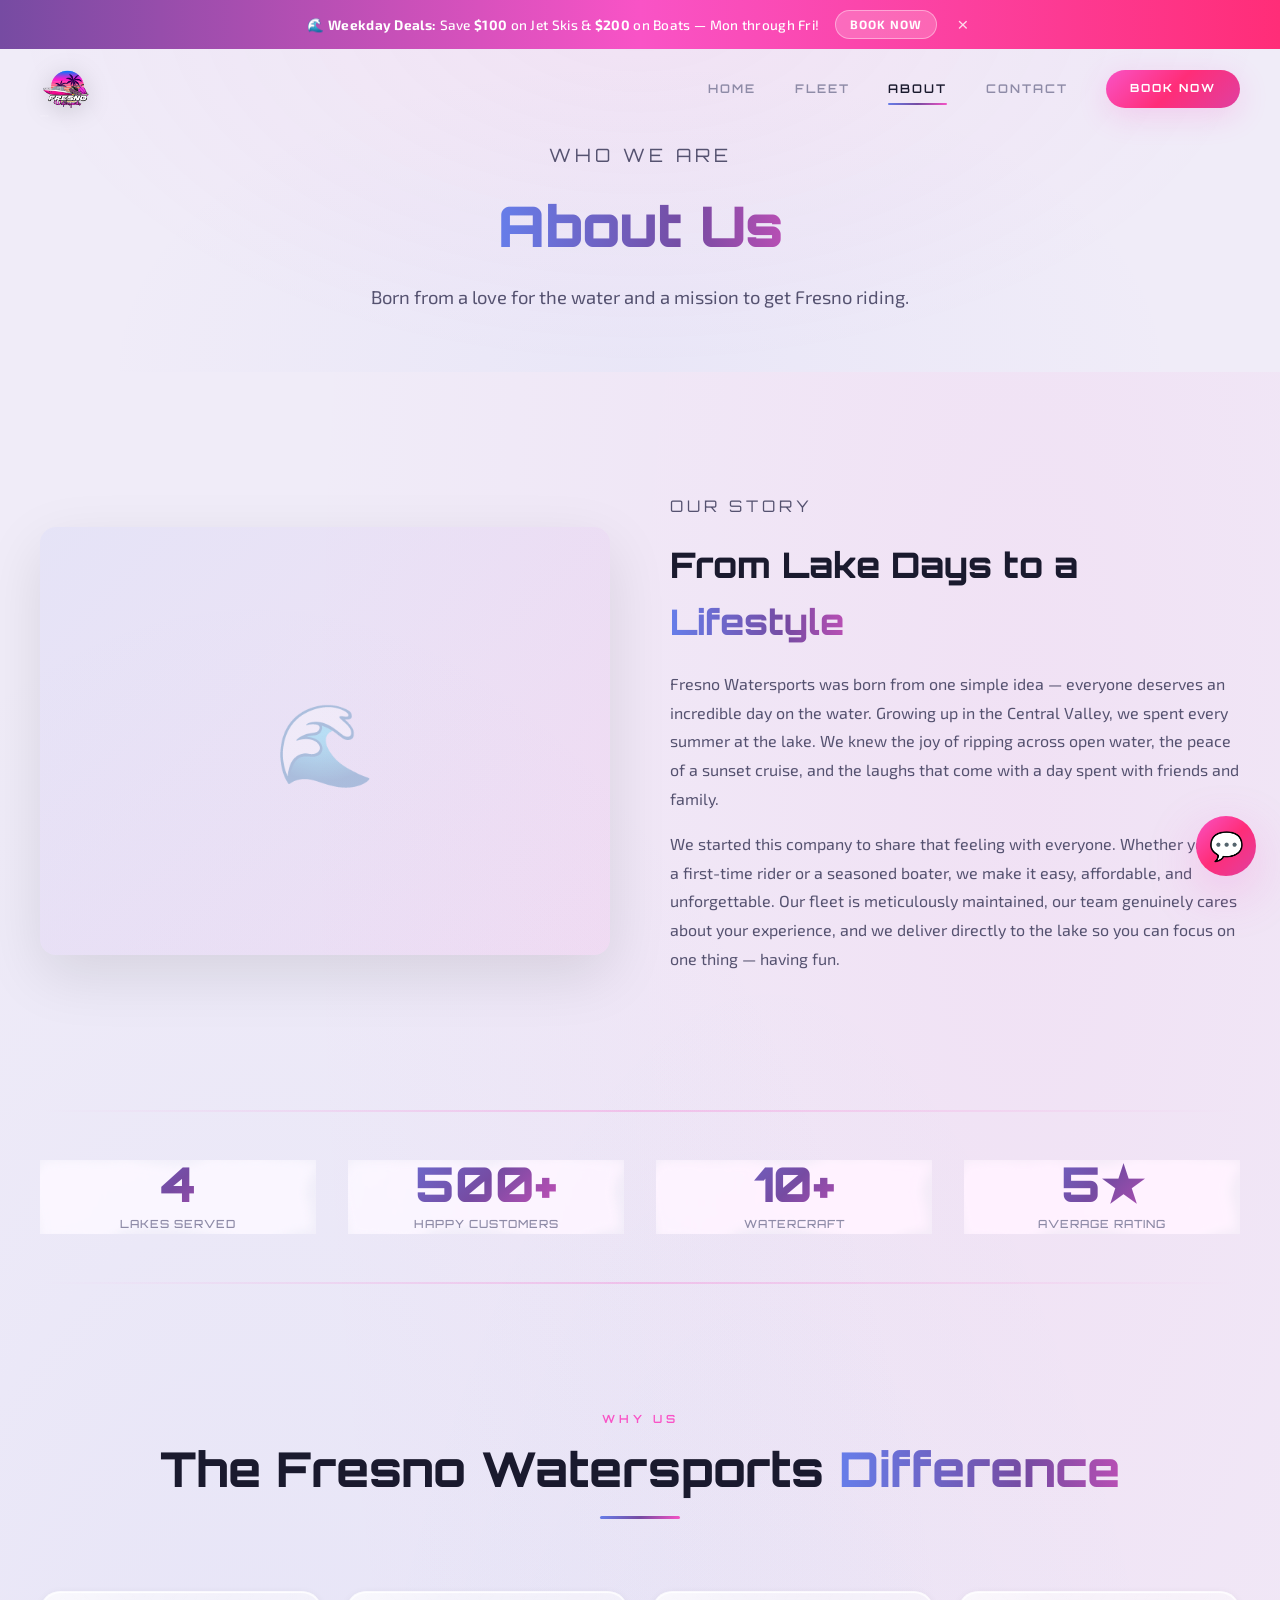
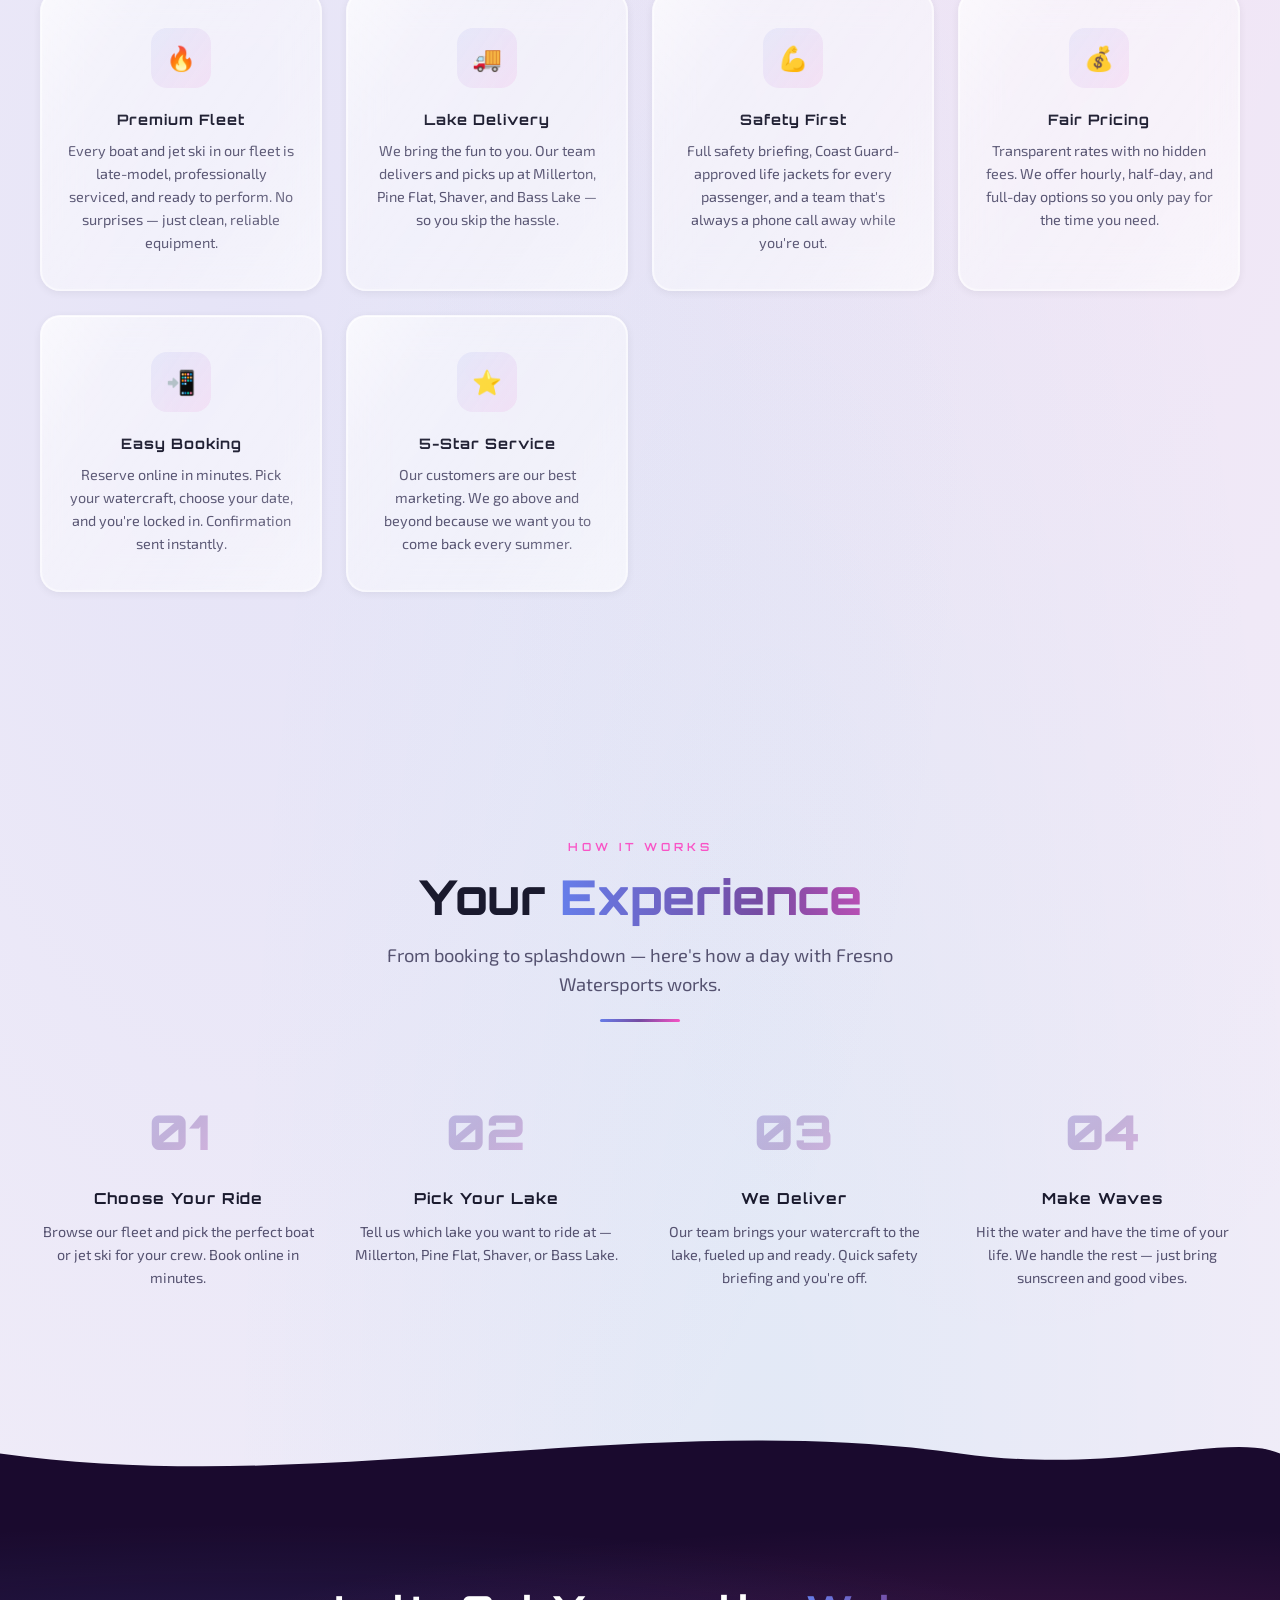
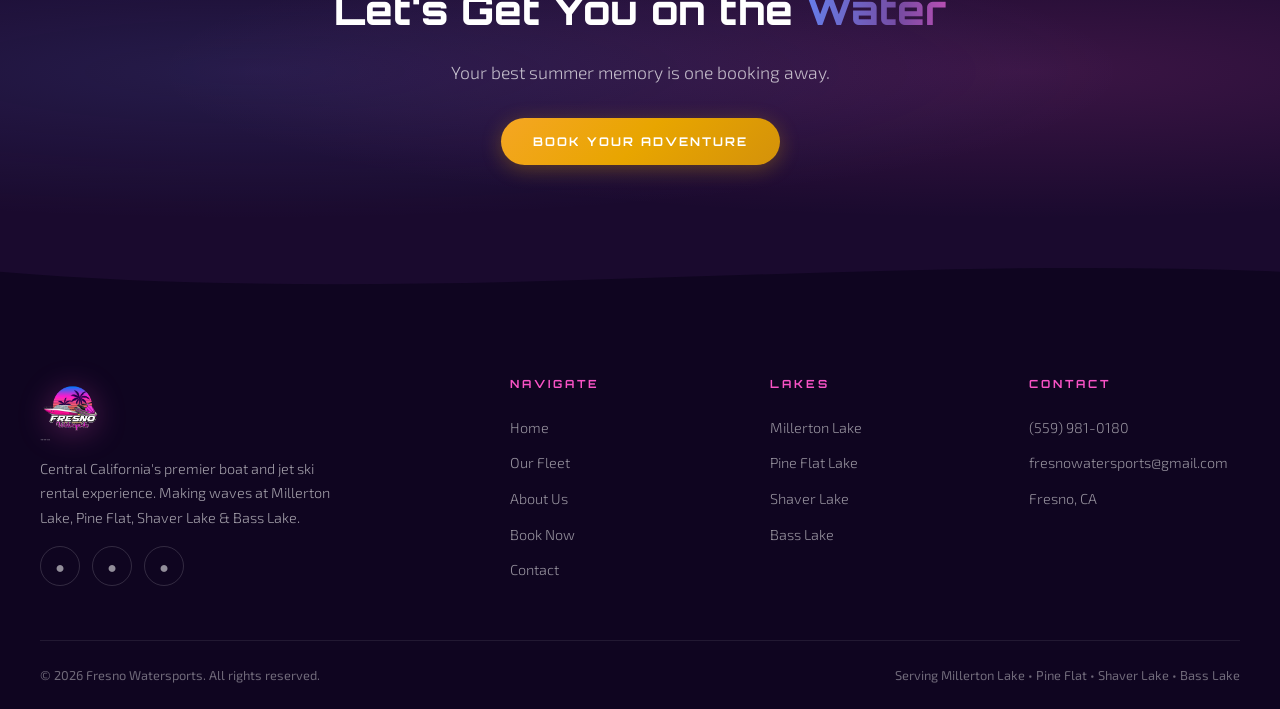
<file: about.html>
<!DOCTYPE html>
<html lang="en">
<head>
  <meta charset="UTF-8">
  <meta name="viewport" content="width=device-width, initial-scale=1.0">
  <title>About Us — Fresno Watersports | Central California's Premier Rental Company</title>
  <meta name="description" content="Learn about Fresno Watersports — Central California's go-to boat and jet ski rental company serving Millerton, Bass, Shaver & Pine Flat Lake. Our story and mission.">
  <meta name="theme-color" content="#f953c6">
  <meta property="og:title" content="About Us — Fresno Watersports">
  <meta property="og:description" content="Central California's premier boat & jet ski rental company. Learn our story.">
  <meta property="og:image" content="images/logo.png">
  <meta name="twitter:card" content="summary_large_image">
  <meta name="twitter:image" content="images/og-image.png">
  <link rel="icon" type="image/png" href="images/logo.png">
  <link rel="apple-touch-icon" href="images/logo.png">
  <link rel="stylesheet" href="css/style.css">
  <link rel="stylesheet" href="css/liquid-glass.css">
</head>
<body>

  <!-- Weekday Deals Banner -->
  <div class="announcement-banner" id="announcement-banner">
    <div class="announcement-inner">
      <span class="announcement-text">&#127754; <strong>Weekday Deals:</strong> Save <strong>$100</strong> on Jet Skis &amp; <strong>$200</strong> on Boats — Mon through Fri!</span>
      <a href="booking.html" class="announcement-cta">Book Now</a>
      <button class="announcement-close" id="announcement-close" aria-label="Close banner">&times;</button>
    </div>
  </div>

  <!-- Navigation -->
  <nav class="nav">
    <div class="nav-inner">
      <a href="index.html" class="nav-logo">
        <img src="images/logo.png" alt="Fresno Watersports">
      </a>
      <div class="nav-links">
        <a href="index.html" class="nav-link">Home</a>
        <a href="fleet.html" class="nav-link">Fleet</a>
        <a href="about.html" class="nav-link active">About</a>
        <a href="contact.html" class="nav-link">Contact</a>
        <a href="booking.html" class="nav-cta">Book Now</a>
      </div>
      <button class="nav-toggle" aria-label="Toggle menu">
        <span></span><span></span><span></span>
      </button>
    </div>
  </nav>
  <div class="mobile-menu">
    <a href="index.html" class="nav-link">Home</a>
    <a href="fleet.html" class="nav-link">Fleet</a>
    <a href="about.html" class="nav-link active">About</a>
    <a href="contact.html" class="nav-link">Contact</a>
    <a href="booking.html" class="btn btn-primary">Book Now</a>
  </div>

  <!-- Page Hero -->
  <section class="page-hero">
    <div class="page-hero-content">
      <p class="section-label">Who We Are</p>
      <h1><span class="gradient-text">About Us</span></h1>
      <p>Born from a love for the water and a mission to get Fresno riding.</p>
    </div>
  </section>

  <!-- Our Story -->
  <section class="section">
    <div class="section-inner">
      <div class="about-story reveal">
        <div class="about-story-image">
          <span class="placeholder-icon">&#127754;</span>
        </div>
        <div class="about-story-text">
          <p class="section-label">Our Story</p>
          <h2>From Lake Days to a <span class="gradient-text">Lifestyle</span></h2>
          <p>Fresno Watersports was born from one simple idea — everyone deserves an incredible day on the water. Growing up in the Central Valley, we spent every summer at the lake. We knew the joy of ripping across open water, the peace of a sunset cruise, and the laughs that come with a day spent with friends and family.</p>
          <p>We started this company to share that feeling with everyone. Whether you're a first-time rider or a seasoned boater, we make it easy, affordable, and unforgettable. Our fleet is meticulously maintained, our team genuinely cares about your experience, and we deliver directly to the lake so you can focus on one thing — having fun.</p>
        </div>
      </div>
    </div>
  </section>

  <!-- Stats -->
  <section class="section" style="padding-top:0;padding-bottom:0;">
    <div class="section-inner">
      <hr class="glow-hr">
      <div class="stats-row reveal">
        <div class="stat-item">
          <div class="stat-number">4</div>
          <div class="stat-label">Lakes Served</div>
        </div>
        <div class="stat-item">
          <div class="stat-number">500+</div>
          <div class="stat-label">Happy Customers</div>
        </div>
        <div class="stat-item">
          <div class="stat-number">10+</div>
          <div class="stat-label">Watercraft</div>
        </div>
        <div class="stat-item">
          <div class="stat-number">5&#9733;</div>
          <div class="stat-label">Average Rating</div>
        </div>
      </div>
      <hr class="glow-hr">
    </div>
  </section>

  <!-- Why Choose Us -->
  <section class="section">
    <div class="section-inner">
      <div class="section-header reveal">
        <p class="section-label">Why Us</p>
        <h2 class="section-title">The Fresno Watersports <span class="gradient-text">Difference</span></h2>
        <div class="section-divider"></div>
      </div>

      <div class="features-grid">
        <div class="feature-card reveal reveal-delay-1">
          <div class="feature-icon">&#128293;</div>
          <h3>Premium Fleet</h3>
          <p>Every boat and jet ski in our fleet is late-model, professionally serviced, and ready to perform. No surprises — just clean, reliable equipment.</p>
        </div>
        <div class="feature-card reveal reveal-delay-2">
          <div class="feature-icon">&#128666;</div>
          <h3>Lake Delivery</h3>
          <p>We bring the fun to you. Our team delivers and picks up at Millerton, Pine Flat, Shaver, and Bass Lake — so you skip the hassle.</p>
        </div>
        <div class="feature-card reveal reveal-delay-3">
          <div class="feature-icon">&#128170;</div>
          <h3>Safety First</h3>
          <p>Full safety briefing, Coast Guard-approved life jackets for every passenger, and a team that's always a phone call away while you're out.</p>
        </div>
        <div class="feature-card reveal reveal-delay-4">
          <div class="feature-icon">&#128176;</div>
          <h3>Fair Pricing</h3>
          <p>Transparent rates with no hidden fees. We offer hourly, half-day, and full-day options so you only pay for the time you need.</p>
        </div>
        <div class="feature-card reveal reveal-delay-1">
          <div class="feature-icon">&#128242;</div>
          <h3>Easy Booking</h3>
          <p>Reserve online in minutes. Pick your watercraft, choose your date, and you're locked in. Confirmation sent instantly.</p>
        </div>
        <div class="feature-card reveal reveal-delay-2">
          <div class="feature-icon">&#11088;</div>
          <h3>5-Star Service</h3>
          <p>Our customers are our best marketing. We go above and beyond because we want you to come back every summer.</p>
        </div>
      </div>
    </div>
  </section>

  <!-- The Experience -->
  <section class="section">
    <div class="section-inner">
      <div class="section-header reveal">
        <p class="section-label">How It Works</p>
        <h2 class="section-title">Your <span class="gradient-text">Experience</span></h2>
        <p class="section-subtitle">From booking to splashdown — here's how a day with Fresno Watersports works.</p>
        <div class="section-divider"></div>
      </div>

      <div class="experience-steps reveal">
        <div class="experience-step">
          <h3>Choose Your Ride</h3>
          <p>Browse our fleet and pick the perfect boat or jet ski for your crew. Book online in minutes.</p>
        </div>
        <div class="experience-step">
          <h3>Pick Your Lake</h3>
          <p>Tell us which lake you want to ride at — Millerton, Pine Flat, Shaver, or Bass Lake.</p>
        </div>
        <div class="experience-step">
          <h3>We Deliver</h3>
          <p>Our team brings your watercraft to the lake, fueled up and ready. Quick safety briefing and you're off.</p>
        </div>
        <div class="experience-step">
          <h3>Make Waves</h3>
          <p>Hit the water and have the time of your life. We handle the rest — just bring sunscreen and good vibes.</p>
        </div>
      </div>
    </div>
  </section>

  <!-- Wave to CTA -->
  <div class="wave-separator">
    <svg viewBox="0 0 1440 100" preserveAspectRatio="none" xmlns="http://www.w3.org/2000/svg">
      <path d="M0,50 C360,100 720,0 1080,50 C1260,75 1380,25 1440,50 L1440,100 L0,100 Z" fill="#1a0a2e"/>
    </svg>
  </div>

  <!-- CTA Banner -->
  <section class="cta-banner">
    <div class="section-inner reveal">
      <h2>Let's Get You on the <span class="gradient-text">Water</span></h2>
      <p>Your best summer memory is one booking away.</p>
      <a href="booking.html" class="btn btn-gold">Book Your Adventure</a>
    </div>
  </section>

  <!-- Wave to Footer -->
  <div class="wave-separator" style="background:#1a0a2e;">
    <svg viewBox="0 0 1440 80" preserveAspectRatio="none" xmlns="http://www.w3.org/2000/svg">
      <path d="M0,30 C480,70 960,10 1440,30 L1440,80 L0,80 Z" fill="#0f0520"/>
    </svg>
  </div>

  <!-- Footer -->
  <footer class="footer">
    <div class="footer-inner">
      <div class="footer-grid">
        <div class="footer-brand">
          <img src="images/logo.png" alt="Fresno Watersports">
          <p>Central California's premier boat and jet ski rental experience. Making waves at Millerton Lake, Pine Flat, Shaver Lake &amp; Bass Lake.</p>
          <div class="footer-social">
            <a href="#" class="social-icon" aria-label="Instagram">&#9679;</a>
            <a href="#" class="social-icon" aria-label="Facebook">&#9679;</a>
            <a href="#" class="social-icon" aria-label="TikTok">&#9679;</a>
          </div>
        </div>
        <div>
          <h4 class="footer-heading">Navigate</h4>
          <ul class="footer-links">
            <li><a href="index.html">Home</a></li>
            <li><a href="fleet.html">Our Fleet</a></li>
            <li><a href="about.html">About Us</a></li>
            <li><a href="booking.html">Book Now</a></li>
            <li><a href="contact.html">Contact</a></li>
          </ul>
        </div>
        <div>
          <h4 class="footer-heading">Lakes</h4>
          <ul class="footer-links">
            <li><a href="#">Millerton Lake</a></li>
            <li><a href="#">Pine Flat Lake</a></li>
            <li><a href="#">Shaver Lake</a></li>
            <li><a href="#">Bass Lake</a></li>
          </ul>
        </div>
        <div>
          <h4 class="footer-heading">Contact</h4>
          <ul class="footer-links">
            <li><a href="tel:+15599810180">(559) 981-0180</a></li>
            <li><a href="mailto:fresnowatersports@gmail.com">fresnowatersports@gmail.com</a></li>
            <li><a href="#">Fresno, CA</a></li>
          </ul>
        </div>
      </div>
      <div class="footer-bottom">
        <p>&copy; 2026 Fresno Watersports. All rights reserved.</p>
        <p>Serving Millerton Lake &bull; Pine Flat &bull; Shaver Lake &bull; Bass Lake</p>
      </div>
    </div>
  </footer>

  <!-- Live Booking Toast -->
  <div class="booking-toast" id="booking-toast">
    <div class="toast-icon">&#127754;</div>
    <div class="toast-content">
      <p class="toast-title" id="toast-title">Marcus just booked</p>
      <p class="toast-detail" id="toast-detail">2 Kawasaki Jet Skis — Bass Lake</p>
      <p class="toast-time">a few moments ago</p>
    </div>
    <button class="toast-close" id="toast-close">&times;</button>
  </div>

  <!-- AI Chat Widget -->
  <div class="chat-widget" id="chat-widget">
    <button class="chat-toggle" id="chat-toggle" aria-label="Chat with us">
      <span class="chat-toggle-icon" id="chat-toggle-icon">&#128172;</span>
    </button>
    <div class="chat-window" id="chat-window">
      <div class="chat-header">
        <div class="chat-header-info">
          <span class="chat-avatar">&#127754;</span>
          <div>
            <p class="chat-header-title">Fresno Watersports</p>
            <p class="chat-header-status">&#9679; Online — Ask us anything</p>
          </div>
        </div>
        <button class="chat-minimize" id="chat-minimize">&minus;</button>
      </div>
      <div class="chat-messages" id="chat-messages">
        <div class="chat-msg chat-msg-bot">
          <p>Hey! &#128075; Welcome to Fresno Watersports. I can help with pricing, lake info, delivery, and booking. What can I help you with?</p>
        </div>
      </div>
      <div class="chat-quick-replies" id="chat-quick-replies">
        <button class="chat-quick-btn" data-q="pricing">Pricing</button>
        <button class="chat-quick-btn" data-q="delivery">Delivery Info</button>
        <button class="chat-quick-btn" data-q="lakes">Lake Info</button>
        <button class="chat-quick-btn" data-q="booking">How to Book</button>
      </div>
      <form class="chat-input-form" id="chat-form">
        <input type="text" class="chat-input" id="chat-input" placeholder="Type your question..." autocomplete="off">
        <button type="submit" class="chat-send">&#10148;</button>
      </form>
    </div>
  </div>

  <script src="js/main.js"></script>
  <script src="js/liquid-glass.js"></script>
</body>
</html>
</file>
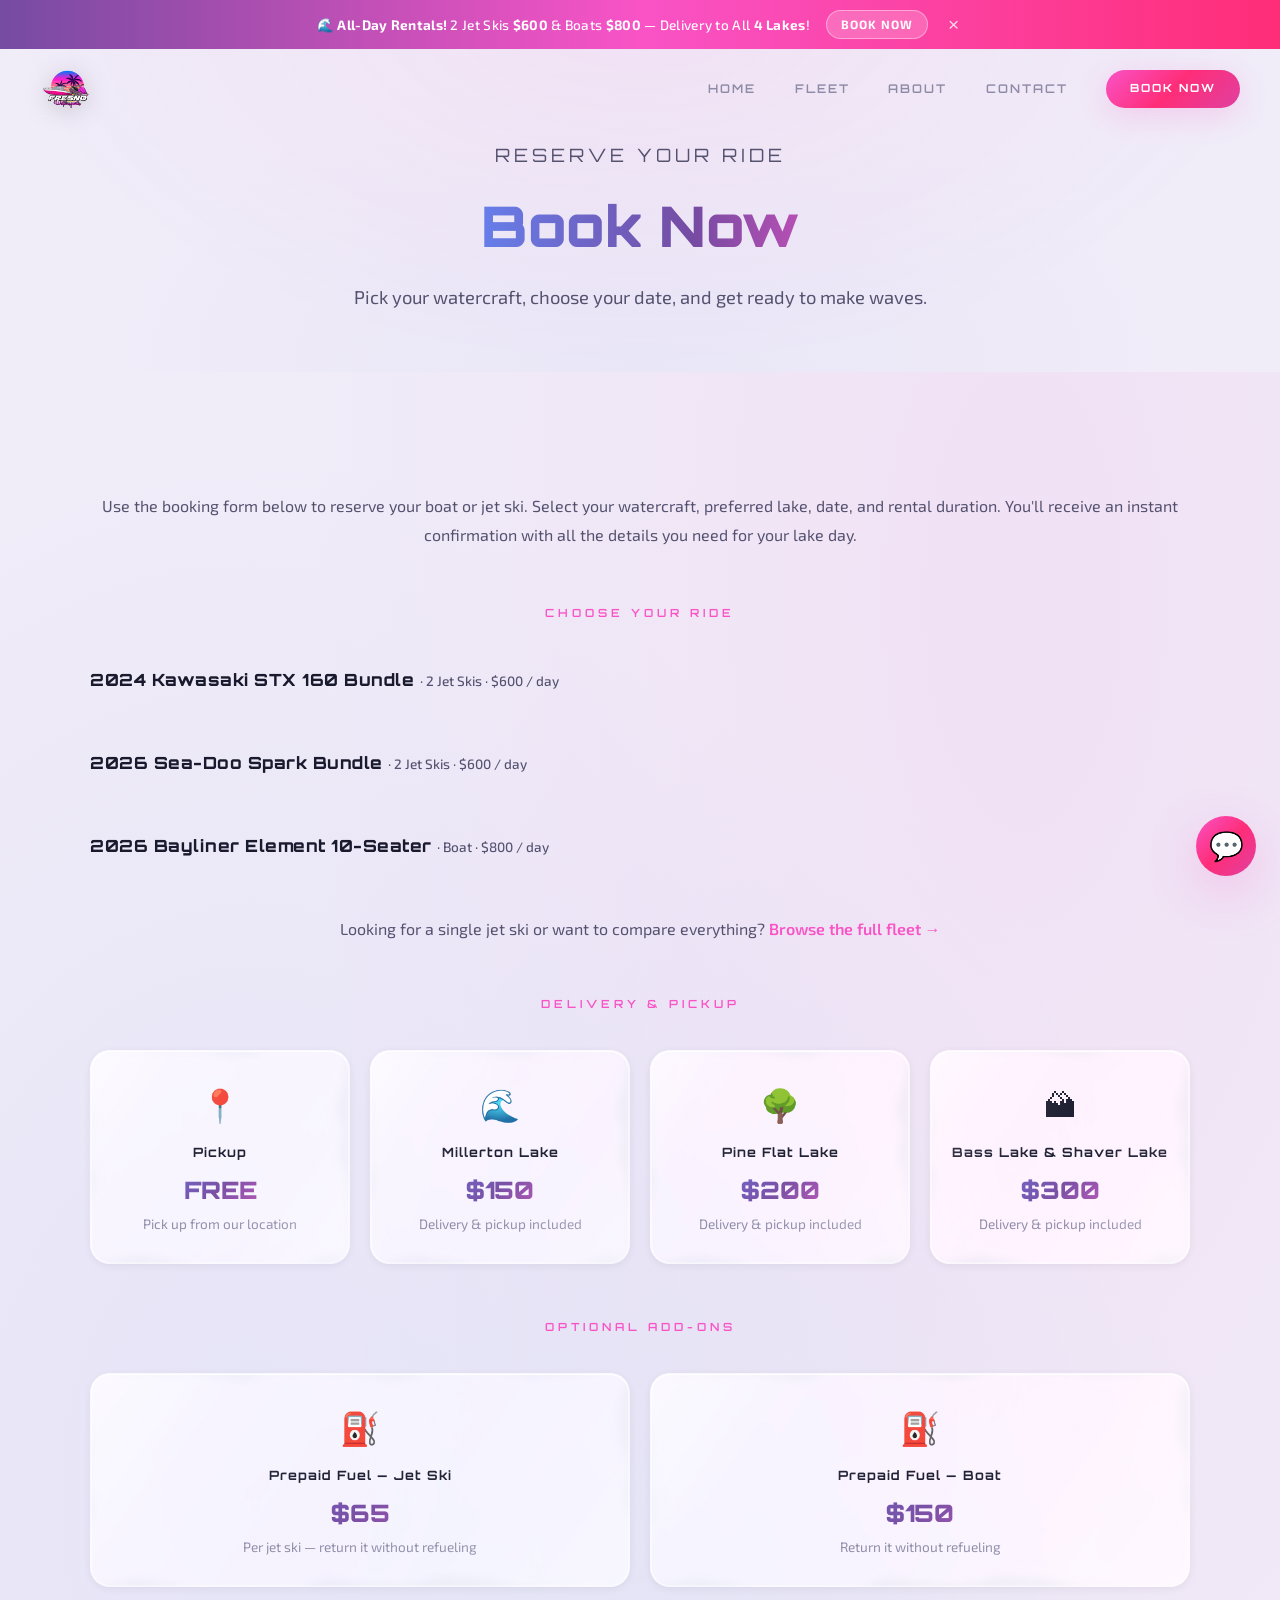
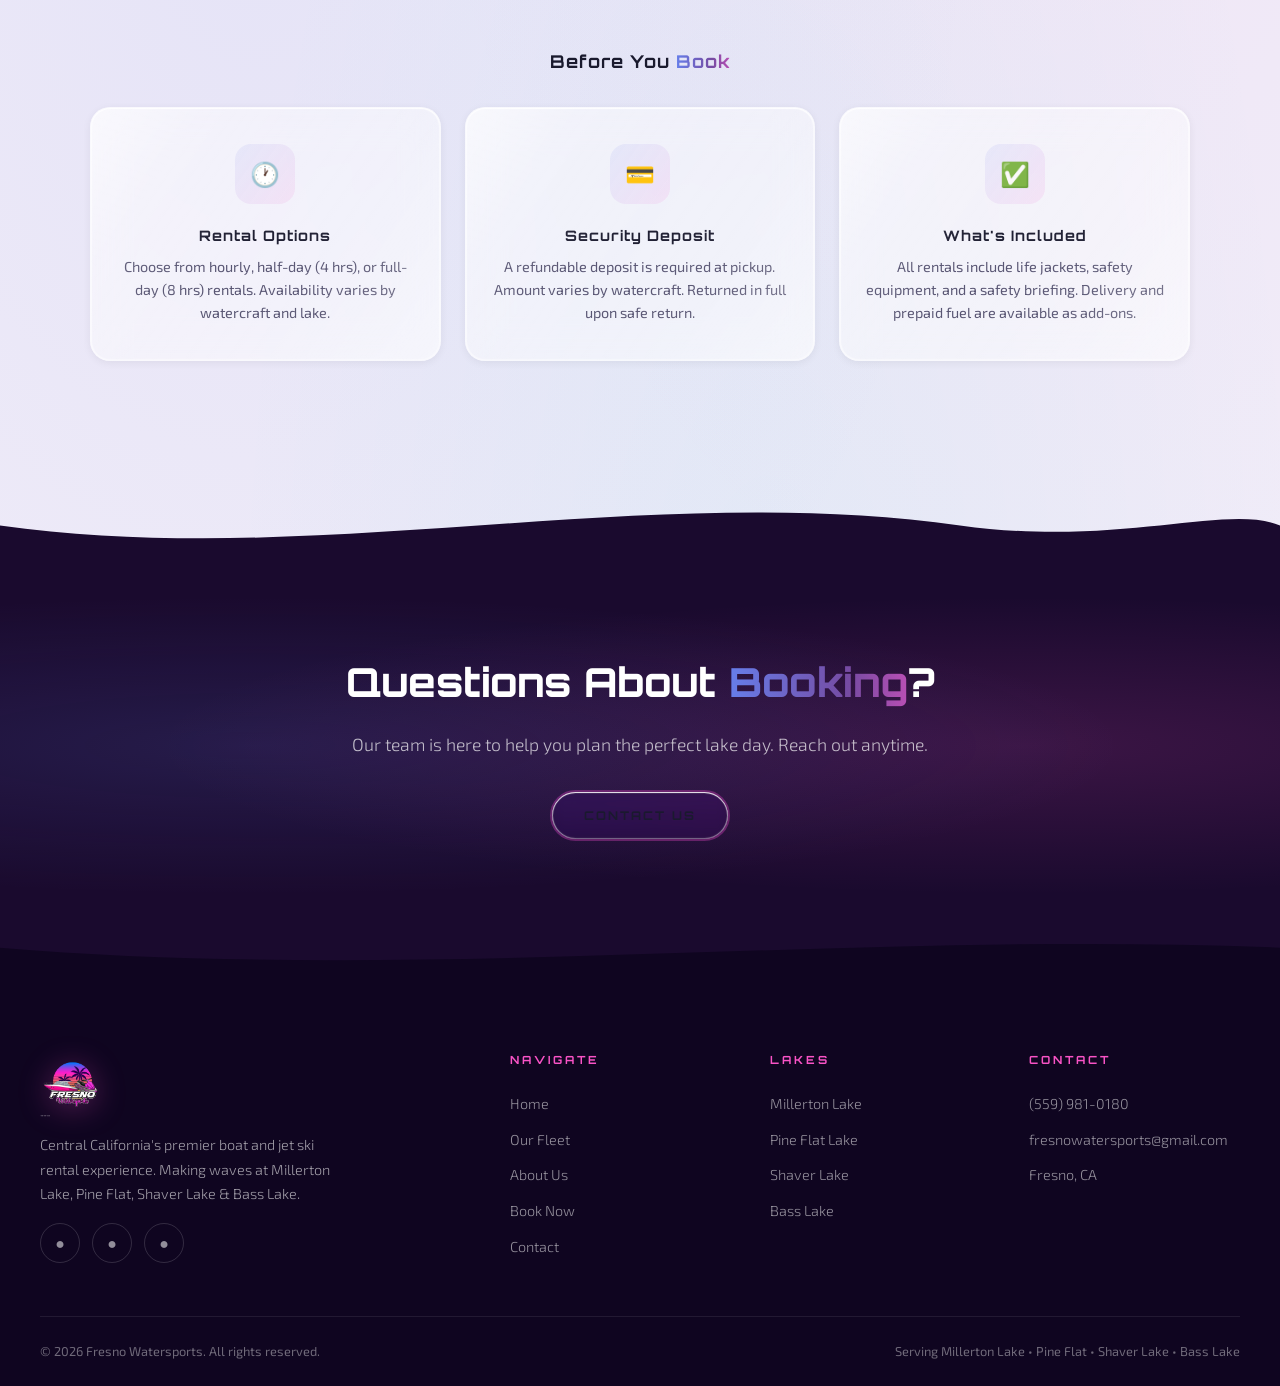
<file: booking.html>
<!DOCTYPE html>
<html lang="en">
<head>
  <meta charset="UTF-8">
  <meta name="viewport" content="width=device-width, initial-scale=1.0">
  <title>Book Now — Fresno Watersports | Reserve Your Boat or Jet Ski Online</title>
  <meta name="description" content="Book jet ski & boat rentals in Fresno! 2 jet skis $600/day, boats $800/day. Delivery to all 4 lakes. Prepaid fuel available. Reserve online instantly.">
  <meta name="theme-color" content="#f953c6">
  <meta property="og:title" content="Book Now — Fresno Watersports">
  <meta property="og:description" content="2 jet skis $600/day, boats $800/day. Delivery to all 4 lakes. Reserve online instantly.">
  <meta property="og:image" content="images/og-image.png">
  <meta name="twitter:card" content="summary_large_image">
  <meta name="twitter:image" content="images/og-image.png">
  <link rel="icon" type="image/png" href="images/logo.png">
  <link rel="apple-touch-icon" href="images/logo.png">
  <link rel="stylesheet" href="css/style.css">
  <link rel="stylesheet" href="css/liquid-glass.css">

  <!-- SplashBooq booking widget -->
  <script src="https://www.splashbooq.com/embed.js"
          data-key="pk_live_l1S4WStM-RCCm6PzpYhpow" defer></script>
</head>
<body>

  <!-- Weekday Deals Banner -->
  <div class="announcement-banner" id="announcement-banner">
    <div class="announcement-inner">
      <span class="announcement-text">&#127754; <strong>All-Day Rentals!</strong> 2 Jet Skis <strong>$600</strong> &amp; Boats <strong>$800</strong> — Delivery to All <strong>4 Lakes</strong>!</span>
      <a href="booking.html" class="announcement-cta">Book Now</a>
      <button class="announcement-close" id="announcement-close" aria-label="Close banner">&times;</button>
    </div>
  </div>

  <!-- Navigation -->
  <nav class="nav">
    <div class="nav-inner">
      <a href="index.html" class="nav-logo">
        <img src="images/logo.png" alt="Fresno Watersports">
      </a>
      <div class="nav-links">
        <a href="index.html" class="nav-link">Home</a>
        <a href="fleet.html" class="nav-link">Fleet</a>
        <a href="about.html" class="nav-link">About</a>
        <a href="contact.html" class="nav-link">Contact</a>
        <a href="booking.html" class="nav-cta">Book Now</a>
      </div>
      <button class="nav-toggle" aria-label="Toggle menu">
        <span></span><span></span><span></span>
      </button>
    </div>
  </nav>
  <div class="mobile-menu">
    <a href="index.html" class="nav-link">Home</a>
    <a href="fleet.html" class="nav-link">Fleet</a>
    <a href="about.html" class="nav-link">About</a>
    <a href="contact.html" class="nav-link">Contact</a>
    <a href="booking.html" class="btn btn-primary">Book Now</a>
  </div>

  <!-- Page Hero -->
  <section class="page-hero">
    <div class="page-hero-content">
      <p class="section-label">Reserve Your Ride</p>
      <h1><span class="gradient-text">Book Now</span></h1>
      <p>Pick your watercraft, choose your date, and get ready to make waves.</p>
    </div>
  </section>

  <!-- Booking Section -->
  <section class="section">
    <div class="section-inner">
      <div class="booking-content reveal">
        <div class="booking-info">
          <p>Use the booking form below to reserve your boat or jet ski. Select your watercraft, preferred lake, date, and rental duration. You'll receive an instant confirmation with all the details you need for your lake day.</p>
        </div>

        <!-- SplashBooq: dedicated always-visible booking widget per headline
             product. CSS custom properties pierce the widget's shadow DOM to
             match the site's synthwave palette. -->
        <div class="sb-embed" style="
            --sb-accent:#f953c6;
            --sb-font:'Exo 2', sans-serif;
            --sb-radius:20px;
            --sb-text:#1a1a2e;">

          <div class="section-header" style="margin-bottom:32px;">
            <p class="section-label">Choose Your Ride</p>
          </div>

          <div class="sb-book-block">
            <h3 class="sb-book-title">2024 Kawasaki STX 160 Bundle <span>· 2 Jet Skis · $600 / day</span></h3>
            <div class="sb-booking" data-product="2024-kawasaki-stx-160-3-seater-bundle"></div>
          </div>

          <div class="sb-book-block">
            <h3 class="sb-book-title">2026 Sea-Doo Spark Bundle <span>· 2 Jet Skis · $600 / day</span></h3>
            <div class="sb-booking" data-product="seadoo-spark-bundle"></div>
          </div>

          <div class="sb-book-block">
            <h3 class="sb-book-title">2026 Bayliner Element 10-Seater <span>· Boat · $800 / day</span></h3>
            <div class="sb-booking" data-product="2026-bayliner-element-10-seater"></div>
          </div>

          <p style="text-align:center;margin-top:8px;color:var(--text-secondary);">
            Looking for a single jet ski or want to compare everything?
            <a href="fleet.html" style="color:var(--pink);font-weight:600;">Browse the full fleet &rarr;</a>
          </p>
        </div>

        <!-- Delivery Pricing -->
        <div class="delivery-info" style="margin-top:48px;">
          <div class="section-header" style="margin-bottom:24px;">
            <p class="section-label">Delivery &amp; Pickup</p>
          </div>
          <div class="delivery-grid">
            <div class="delivery-card">
              <div class="delivery-icon">&#128205;</div>
              <h4>Pickup</h4>
              <p class="delivery-price">FREE</p>
              <p class="delivery-desc">Pick up from our location</p>
            </div>
            <div class="delivery-card">
              <div class="delivery-icon">&#127754;</div>
              <h4>Millerton Lake</h4>
              <p class="delivery-price">$150</p>
              <p class="delivery-desc">Delivery &amp; pickup included</p>
            </div>
            <div class="delivery-card">
              <div class="delivery-icon">&#127795;</div>
              <h4>Pine Flat Lake</h4>
              <p class="delivery-price">$200</p>
              <p class="delivery-desc">Delivery &amp; pickup included</p>
            </div>
            <div class="delivery-card">
              <div class="delivery-icon">&#127956;</div>
              <h4>Bass Lake &amp; Shaver Lake</h4>
              <p class="delivery-price">$300</p>
              <p class="delivery-desc">Delivery &amp; pickup included</p>
            </div>
          </div>
        </div>

        <!-- Optional Add-Ons -->
        <div class="delivery-info" style="margin-top:48px;">
          <div class="section-header" style="margin-bottom:24px;">
            <p class="section-label">Optional Add-Ons</p>
          </div>
          <div class="delivery-grid">
            <div class="delivery-card">
              <div class="delivery-icon">&#9981;</div>
              <h4>Prepaid Fuel — Jet Ski</h4>
              <p class="delivery-price">$65</p>
              <p class="delivery-desc">Per jet ski — return it without refueling</p>
            </div>
            <div class="delivery-card">
              <div class="delivery-icon">&#9981;</div>
              <h4>Prepaid Fuel — Boat</h4>
              <p class="delivery-price">$150</p>
              <p class="delivery-desc">Return it without refueling</p>
            </div>
          </div>
        </div>

        <!-- Booking Info Cards -->
        <div style="margin-top:60px;">
          <h3 style="font-family:var(--font-display);font-size:1.1rem;font-weight:700;text-align:center;margin-bottom:32px;letter-spacing:1px;">
            Before You <span class="gradient-text">Book</span>
          </h3>
          <div class="features-grid">
            <div class="feature-card">
              <div class="feature-icon">&#128336;</div>
              <h3>Rental Options</h3>
              <p>Choose from hourly, half-day (4 hrs), or full-day (8 hrs) rentals. Availability varies by watercraft and lake.</p>
            </div>
            <div class="feature-card">
              <div class="feature-icon">&#128179;</div>
              <h3>Security Deposit</h3>
              <p>A refundable deposit is required at pickup. Amount varies by watercraft. Returned in full upon safe return.</p>
            </div>
            <div class="feature-card">
              <div class="feature-icon">&#9989;</div>
              <h3>What's Included</h3>
              <p>All rentals include life jackets, safety equipment, and a safety briefing. Delivery and prepaid fuel are available as add-ons.</p>
            </div>
          </div>
        </div>

      </div>
    </div>
  </section>

  <!-- Wave to CTA -->
  <div class="wave-separator">
    <svg viewBox="0 0 1440 100" preserveAspectRatio="none" xmlns="http://www.w3.org/2000/svg">
      <path d="M0,50 C360,100 720,0 1080,50 C1260,75 1380,25 1440,50 L1440,100 L0,100 Z" fill="#1a0a2e"/>
    </svg>
  </div>

  <!-- CTA Banner -->
  <section class="cta-banner">
    <div class="section-inner reveal">
      <h2>Questions About <span class="gradient-text">Booking</span>?</h2>
      <p>Our team is here to help you plan the perfect lake day. Reach out anytime.</p>
      <a href="contact.html" class="btn btn-outline">Contact Us</a>
    </div>
  </section>

  <!-- Wave to Footer -->
  <div class="wave-separator" style="background:#1a0a2e;">
    <svg viewBox="0 0 1440 80" preserveAspectRatio="none" xmlns="http://www.w3.org/2000/svg">
      <path d="M0,30 C480,70 960,10 1440,30 L1440,80 L0,80 Z" fill="#0f0520"/>
    </svg>
  </div>

  <!-- Footer -->
  <footer class="footer">
    <div class="footer-inner">
      <div class="footer-grid">
        <div class="footer-brand">
          <img src="images/logo.png" alt="Fresno Watersports">
          <p>Central California's premier boat and jet ski rental experience. Making waves at Millerton Lake, Pine Flat, Shaver Lake &amp; Bass Lake.</p>
          <div class="footer-social">
            <a href="#" class="social-icon" aria-label="Instagram">&#9679;</a>
            <a href="#" class="social-icon" aria-label="Facebook">&#9679;</a>
            <a href="#" class="social-icon" aria-label="TikTok">&#9679;</a>
          </div>
        </div>
        <div>
          <h4 class="footer-heading">Navigate</h4>
          <ul class="footer-links">
            <li><a href="index.html">Home</a></li>
            <li><a href="fleet.html">Our Fleet</a></li>
            <li><a href="about.html">About Us</a></li>
            <li><a href="booking.html">Book Now</a></li>
            <li><a href="contact.html">Contact</a></li>
          </ul>
        </div>
        <div>
          <h4 class="footer-heading">Lakes</h4>
          <ul class="footer-links">
            <li><a href="#">Millerton Lake</a></li>
            <li><a href="#">Pine Flat Lake</a></li>
            <li><a href="#">Shaver Lake</a></li>
            <li><a href="#">Bass Lake</a></li>
          </ul>
        </div>
        <div>
          <h4 class="footer-heading">Contact</h4>
          <ul class="footer-links">
            <li><a href="tel:+15599810180">(559) 981-0180</a></li>
            <li><a href="mailto:fresnowatersports@gmail.com">fresnowatersports@gmail.com</a></li>
            <li><a href="#">Fresno, CA</a></li>
          </ul>
        </div>
      </div>
      <div class="footer-bottom">
        <p>&copy; 2026 Fresno Watersports. All rights reserved.</p>
        <p>Serving Millerton Lake &bull; Pine Flat &bull; Shaver Lake &bull; Bass Lake</p>
      </div>
    </div>
  </footer>

  <!-- Live Booking Toast -->
  <div class="booking-toast" id="booking-toast">
    <div class="toast-icon">&#127754;</div>
    <div class="toast-content">
      <p class="toast-title" id="toast-title">Marcus just booked</p>
      <p class="toast-detail" id="toast-detail">2 Kawasaki Jet Skis — Bass Lake</p>
      <p class="toast-time">a few moments ago</p>
    </div>
    <button class="toast-close" id="toast-close">&times;</button>
  </div>

  <!-- AI Chat Widget -->
  <div class="chat-widget" id="chat-widget">
    <button class="chat-toggle" id="chat-toggle" aria-label="Chat with us">
      <span class="chat-toggle-icon" id="chat-toggle-icon">&#128172;</span>
    </button>
    <div class="chat-window" id="chat-window">
      <div class="chat-header">
        <div class="chat-header-info">
          <span class="chat-avatar">&#127754;</span>
          <div>
            <p class="chat-header-title">Fresno Watersports</p>
            <p class="chat-header-status">&#9679; Online — Ask us anything</p>
          </div>
        </div>
        <button class="chat-minimize" id="chat-minimize">&minus;</button>
      </div>
      <div class="chat-messages" id="chat-messages">
        <div class="chat-msg chat-msg-bot">
          <p>Hey! &#128075; Welcome to Fresno Watersports. I can help with pricing, lake info, delivery, and booking. What can I help you with?</p>
        </div>
      </div>
      <div class="chat-quick-replies" id="chat-quick-replies">
        <button class="chat-quick-btn" data-q="pricing">Pricing</button>
        <button class="chat-quick-btn" data-q="delivery">Delivery Info</button>
        <button class="chat-quick-btn" data-q="lakes">Lake Info</button>
        <button class="chat-quick-btn" data-q="booking">How to Book</button>
      </div>
      <form class="chat-input-form" id="chat-form">
        <input type="text" class="chat-input" id="chat-input" placeholder="Type your question..." autocomplete="off">
        <button type="submit" class="chat-send">&#10148;</button>
      </form>
    </div>
  </div>

<script src="js/main.js"></script>
<script src="js/liquid-glass.js"></script>
</body>
</html>
</file>
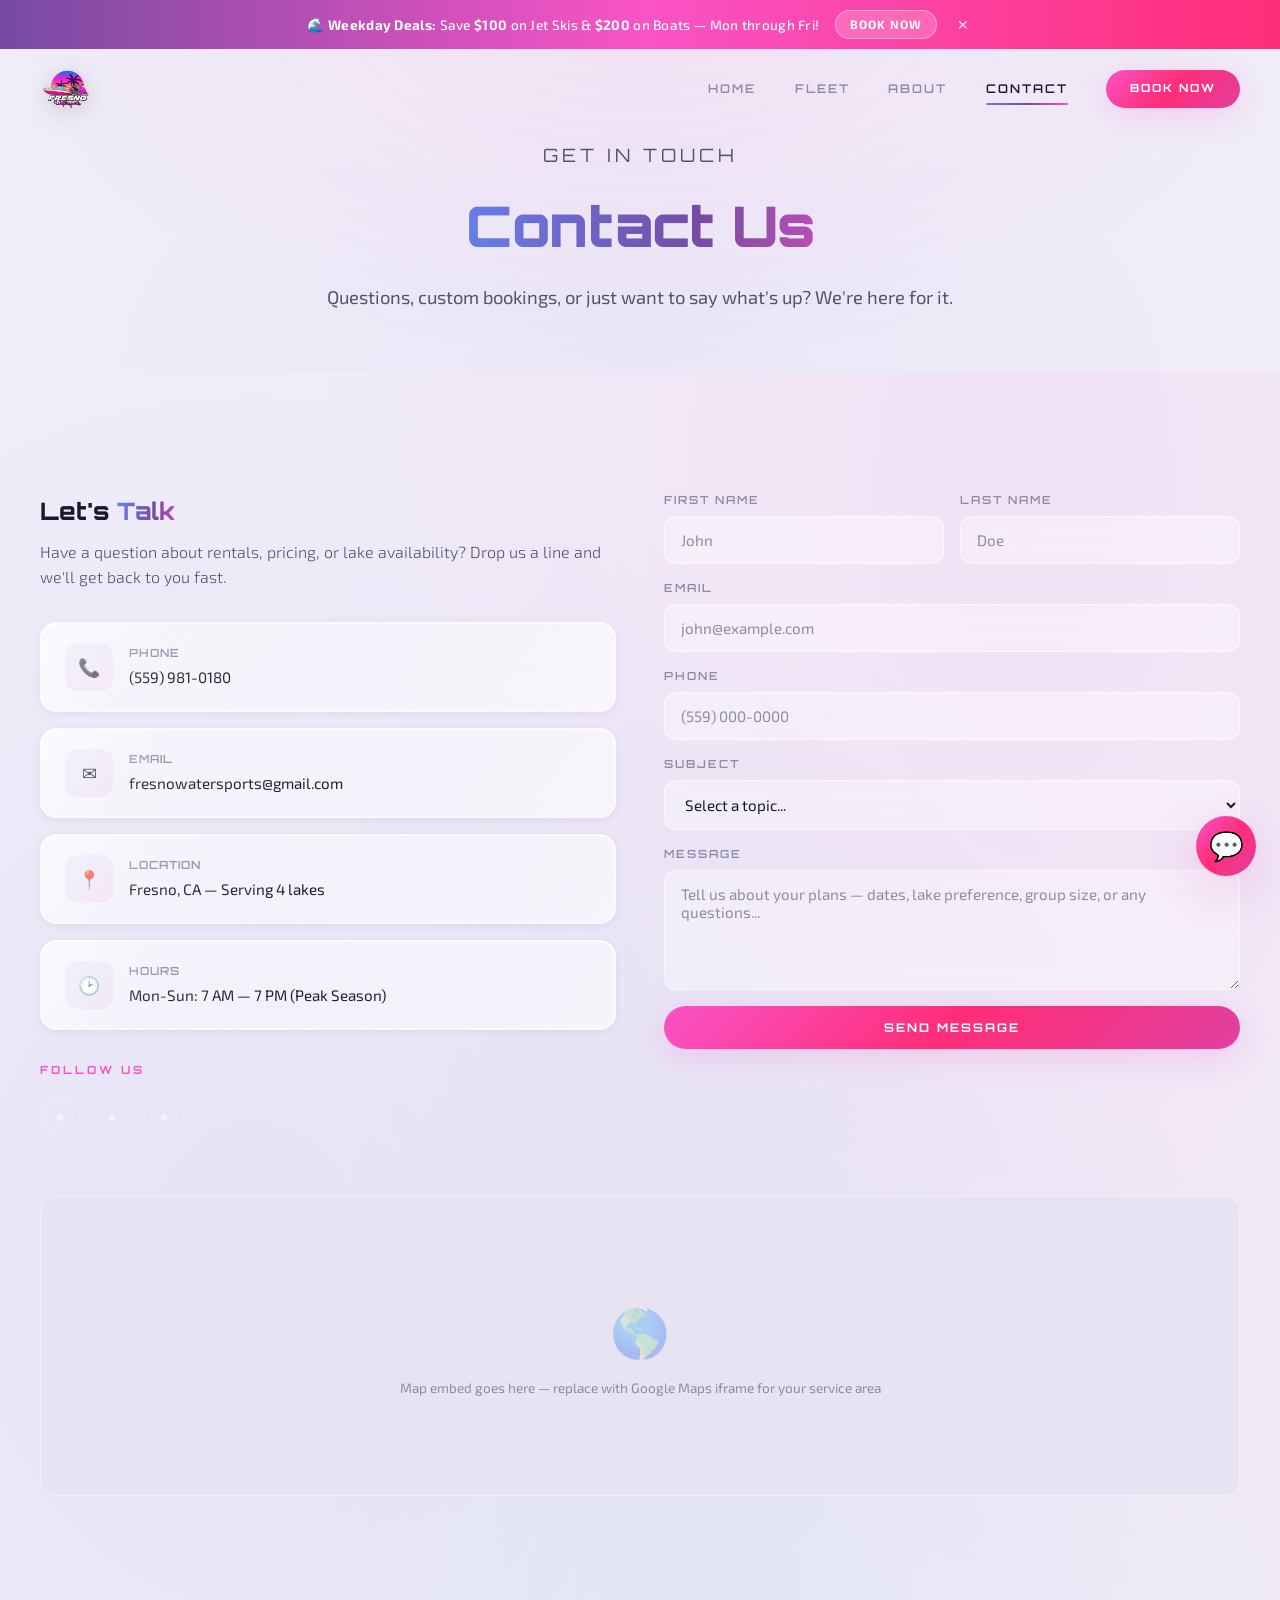
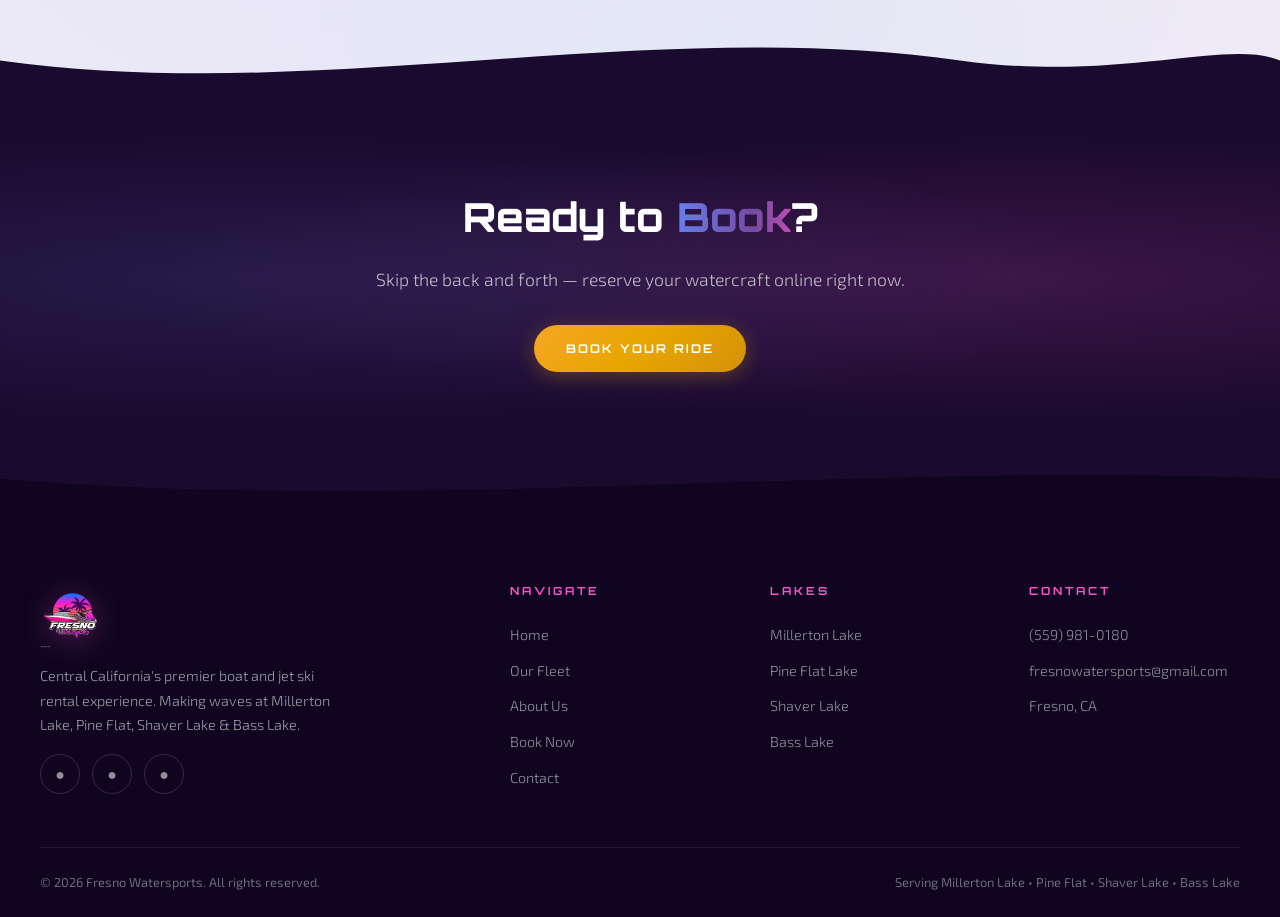
<file: contact.html>
<!DOCTYPE html>
<html lang="en">
<head>
  <meta charset="UTF-8">
  <meta name="viewport" content="width=device-width, initial-scale=1.0">
  <title>Contact Us — Fresno Watersports | (559) 981-0180</title>
  <meta name="description" content="Get in touch with Fresno Watersports. Call (559) 981-0180 or email fresnowatersports@gmail.com. Questions about boat or jet ski rentals? We're here to help.">
  <meta name="theme-color" content="#f953c6">
  <meta property="og:title" content="Contact Us — Fresno Watersports">
  <meta property="og:description" content="Call (559) 981-0180 or email fresnowatersports@gmail.com. We're here to help with your rental.">
  <meta property="og:image" content="images/og-image.png">
  <meta name="twitter:card" content="summary_large_image">
  <meta name="twitter:image" content="images/og-image.png">
  <link rel="icon" type="image/png" href="images/logo.png">
  <link rel="apple-touch-icon" href="images/logo.png">
  <link rel="stylesheet" href="css/style.css">
  <link rel="stylesheet" href="css/liquid-glass.css">
</head>
<body>

  <!-- Weekday Deals Banner -->
  <div class="announcement-banner" id="announcement-banner">
    <div class="announcement-inner">
      <span class="announcement-text">&#127754; <strong>Weekday Deals:</strong> Save <strong>$100</strong> on Jet Skis &amp; <strong>$200</strong> on Boats — Mon through Fri!</span>
      <a href="booking.html" class="announcement-cta">Book Now</a>
      <button class="announcement-close" id="announcement-close" aria-label="Close banner">&times;</button>
    </div>
  </div>

  <!-- Navigation -->
  <nav class="nav">
    <div class="nav-inner">
      <a href="index.html" class="nav-logo">
        <img src="images/logo.png" alt="Fresno Watersports">
      </a>
      <div class="nav-links">
        <a href="index.html" class="nav-link">Home</a>
        <a href="fleet.html" class="nav-link">Fleet</a>
        <a href="about.html" class="nav-link">About</a>
        <a href="contact.html" class="nav-link active">Contact</a>
        <a href="booking.html" class="nav-cta">Book Now</a>
      </div>
      <button class="nav-toggle" aria-label="Toggle menu">
        <span></span><span></span><span></span>
      </button>
    </div>
  </nav>
  <div class="mobile-menu">
    <a href="index.html" class="nav-link">Home</a>
    <a href="fleet.html" class="nav-link">Fleet</a>
    <a href="about.html" class="nav-link">About</a>
    <a href="contact.html" class="nav-link active">Contact</a>
    <a href="booking.html" class="btn btn-primary">Book Now</a>
  </div>

  <!-- Page Hero -->
  <section class="page-hero">
    <div class="page-hero-content">
      <p class="section-label">Get In Touch</p>
      <h1><span class="gradient-text">Contact Us</span></h1>
      <p>Questions, custom bookings, or just want to say what's up? We're here for it.</p>
    </div>
  </section>

  <!-- Contact Section -->
  <section class="section">
    <div class="section-inner">
      <div class="contact-grid">

        <!-- Left Column: Info -->
        <div class="reveal">
          <h2 style="font-family:var(--font-display);font-size:1.5rem;font-weight:800;margin-bottom:8px;">Let's <span class="gradient-text">Talk</span></h2>
          <p style="color:var(--text-secondary);margin-bottom:32px;font-weight:300;">Have a question about rentals, pricing, or lake availability? Drop us a line and we'll get back to you fast.</p>

          <div class="contact-info-cards">
            <div class="contact-info-card">
              <div class="contact-info-icon">&#128222;</div>
              <div>
                <h4>Phone</h4>
                <p><a href="tel:+15599810180">(559) 981-0180</a></p>
              </div>
            </div>
            <div class="contact-info-card">
              <div class="contact-info-icon">&#9993;</div>
              <div>
                <h4>Email</h4>
                <p><a href="mailto:fresnowatersports@gmail.com">fresnowatersports@gmail.com</a></p>
              </div>
            </div>
            <div class="contact-info-card">
              <div class="contact-info-icon">&#128205;</div>
              <div>
                <h4>Location</h4>
                <p>Fresno, CA — Serving 4 lakes</p>
              </div>
            </div>
            <div class="contact-info-card">
              <div class="contact-info-icon">&#128337;</div>
              <div>
                <h4>Hours</h4>
                <p>Mon-Sun: 7 AM — 7 PM (Peak Season)</p>
              </div>
            </div>
          </div>

          <h4 style="font-family:var(--font-display);font-size:0.7rem;font-weight:700;letter-spacing:3px;text-transform:uppercase;color:var(--pink);margin-bottom:12px;margin-top:24px;">Follow Us</h4>
          <div class="footer-social">
            <a href="#" class="social-icon" aria-label="Instagram">&#9679;</a>
            <a href="#" class="social-icon" aria-label="Facebook">&#9679;</a>
            <a href="#" class="social-icon" aria-label="TikTok">&#9679;</a>
          </div>
        </div>

        <!-- Right Column: Form -->
        <div class="reveal reveal-delay-2">
          <form class="contact-form">
            <div class="form-row">
              <div class="form-group">
                <label for="first-name">First Name</label>
                <input type="text" id="first-name" name="first-name" placeholder="John" required>
              </div>
              <div class="form-group">
                <label for="last-name">Last Name</label>
                <input type="text" id="last-name" name="last-name" placeholder="Doe" required>
              </div>
            </div>
            <div class="form-group">
              <label for="email">Email</label>
              <input type="email" id="email" name="email" placeholder="john@example.com" required>
            </div>
            <div class="form-group">
              <label for="phone">Phone</label>
              <input type="tel" id="phone" name="phone" placeholder="(559) 000-0000">
            </div>
            <div class="form-group">
              <label for="subject">Subject</label>
              <select id="subject" name="subject">
                <option value="">Select a topic...</option>
                <option value="booking">Booking Inquiry</option>
                <option value="pricing">Pricing Question</option>
                <option value="fleet">Fleet Information</option>
                <option value="group">Group/Event Booking</option>
                <option value="other">Other</option>
              </select>
            </div>
            <div class="form-group">
              <label for="message">Message</label>
              <textarea id="message" name="message" placeholder="Tell us about your plans — dates, lake preference, group size, or any questions..." required></textarea>
            </div>
            <button type="submit" class="btn btn-primary" style="width:100%;justify-content:center;">Send Message</button>
          </form>
        </div>

      </div>

      <!-- Map Placeholder -->
      <div class="map-placeholder reveal" style="margin-top:60px;">
        <span class="placeholder-icon">&#127758;</span>
        <p>Map embed goes here — replace with Google Maps iframe for your service area</p>
      </div>

    </div>
  </section>

  <!-- Wave to CTA -->
  <div class="wave-separator">
    <svg viewBox="0 0 1440 100" preserveAspectRatio="none" xmlns="http://www.w3.org/2000/svg">
      <path d="M0,50 C360,100 720,0 1080,50 C1260,75 1380,25 1440,50 L1440,100 L0,100 Z" fill="#1a0a2e"/>
    </svg>
  </div>

  <!-- CTA Banner -->
  <section class="cta-banner">
    <div class="section-inner reveal">
      <h2>Ready to <span class="gradient-text">Book</span>?</h2>
      <p>Skip the back and forth — reserve your watercraft online right now.</p>
      <a href="booking.html" class="btn btn-gold">Book Your Ride</a>
    </div>
  </section>

  <!-- Wave to Footer -->
  <div class="wave-separator" style="background:#1a0a2e;">
    <svg viewBox="0 0 1440 80" preserveAspectRatio="none" xmlns="http://www.w3.org/2000/svg">
      <path d="M0,30 C480,70 960,10 1440,30 L1440,80 L0,80 Z" fill="#0f0520"/>
    </svg>
  </div>

  <!-- Footer -->
  <footer class="footer">
    <div class="footer-inner">
      <div class="footer-grid">
        <div class="footer-brand">
          <img src="images/logo.png" alt="Fresno Watersports">
          <p>Central California's premier boat and jet ski rental experience. Making waves at Millerton Lake, Pine Flat, Shaver Lake &amp; Bass Lake.</p>
          <div class="footer-social">
            <a href="#" class="social-icon" aria-label="Instagram">&#9679;</a>
            <a href="#" class="social-icon" aria-label="Facebook">&#9679;</a>
            <a href="#" class="social-icon" aria-label="TikTok">&#9679;</a>
          </div>
        </div>
        <div>
          <h4 class="footer-heading">Navigate</h4>
          <ul class="footer-links">
            <li><a href="index.html">Home</a></li>
            <li><a href="fleet.html">Our Fleet</a></li>
            <li><a href="about.html">About Us</a></li>
            <li><a href="booking.html">Book Now</a></li>
            <li><a href="contact.html">Contact</a></li>
          </ul>
        </div>
        <div>
          <h4 class="footer-heading">Lakes</h4>
          <ul class="footer-links">
            <li><a href="#">Millerton Lake</a></li>
            <li><a href="#">Pine Flat Lake</a></li>
            <li><a href="#">Shaver Lake</a></li>
            <li><a href="#">Bass Lake</a></li>
          </ul>
        </div>
        <div>
          <h4 class="footer-heading">Contact</h4>
          <ul class="footer-links">
            <li><a href="tel:+15599810180">(559) 981-0180</a></li>
            <li><a href="mailto:fresnowatersports@gmail.com">fresnowatersports@gmail.com</a></li>
            <li><a href="#">Fresno, CA</a></li>
          </ul>
        </div>
      </div>
      <div class="footer-bottom">
        <p>&copy; 2026 Fresno Watersports. All rights reserved.</p>
        <p>Serving Millerton Lake &bull; Pine Flat &bull; Shaver Lake &bull; Bass Lake</p>
      </div>
    </div>
  </footer>

  <!-- Live Booking Toast -->
  <div class="booking-toast" id="booking-toast">
    <div class="toast-icon">&#127754;</div>
    <div class="toast-content">
      <p class="toast-title" id="toast-title">Marcus just booked</p>
      <p class="toast-detail" id="toast-detail">2 Kawasaki Jet Skis — Bass Lake</p>
      <p class="toast-time">a few moments ago</p>
    </div>
    <button class="toast-close" id="toast-close">&times;</button>
  </div>

  <!-- AI Chat Widget -->
  <div class="chat-widget" id="chat-widget">
    <button class="chat-toggle" id="chat-toggle" aria-label="Chat with us">
      <span class="chat-toggle-icon" id="chat-toggle-icon">&#128172;</span>
    </button>
    <div class="chat-window" id="chat-window">
      <div class="chat-header">
        <div class="chat-header-info">
          <span class="chat-avatar">&#127754;</span>
          <div>
            <p class="chat-header-title">Fresno Watersports</p>
            <p class="chat-header-status">&#9679; Online — Ask us anything</p>
          </div>
        </div>
        <button class="chat-minimize" id="chat-minimize">&minus;</button>
      </div>
      <div class="chat-messages" id="chat-messages">
        <div class="chat-msg chat-msg-bot">
          <p>Hey! &#128075; Welcome to Fresno Watersports. I can help with pricing, lake info, delivery, and booking. What can I help you with?</p>
        </div>
      </div>
      <div class="chat-quick-replies" id="chat-quick-replies">
        <button class="chat-quick-btn" data-q="pricing">Pricing</button>
        <button class="chat-quick-btn" data-q="delivery">Delivery Info</button>
        <button class="chat-quick-btn" data-q="lakes">Lake Info</button>
        <button class="chat-quick-btn" data-q="booking">How to Book</button>
      </div>
      <form class="chat-input-form" id="chat-form">
        <input type="text" class="chat-input" id="chat-input" placeholder="Type your question..." autocomplete="off">
        <button type="submit" class="chat-send">&#10148;</button>
      </form>
    </div>
  </div>

  <script src="js/main.js"></script>
  <script src="js/liquid-glass.js"></script>
</body>
</html>
</file>
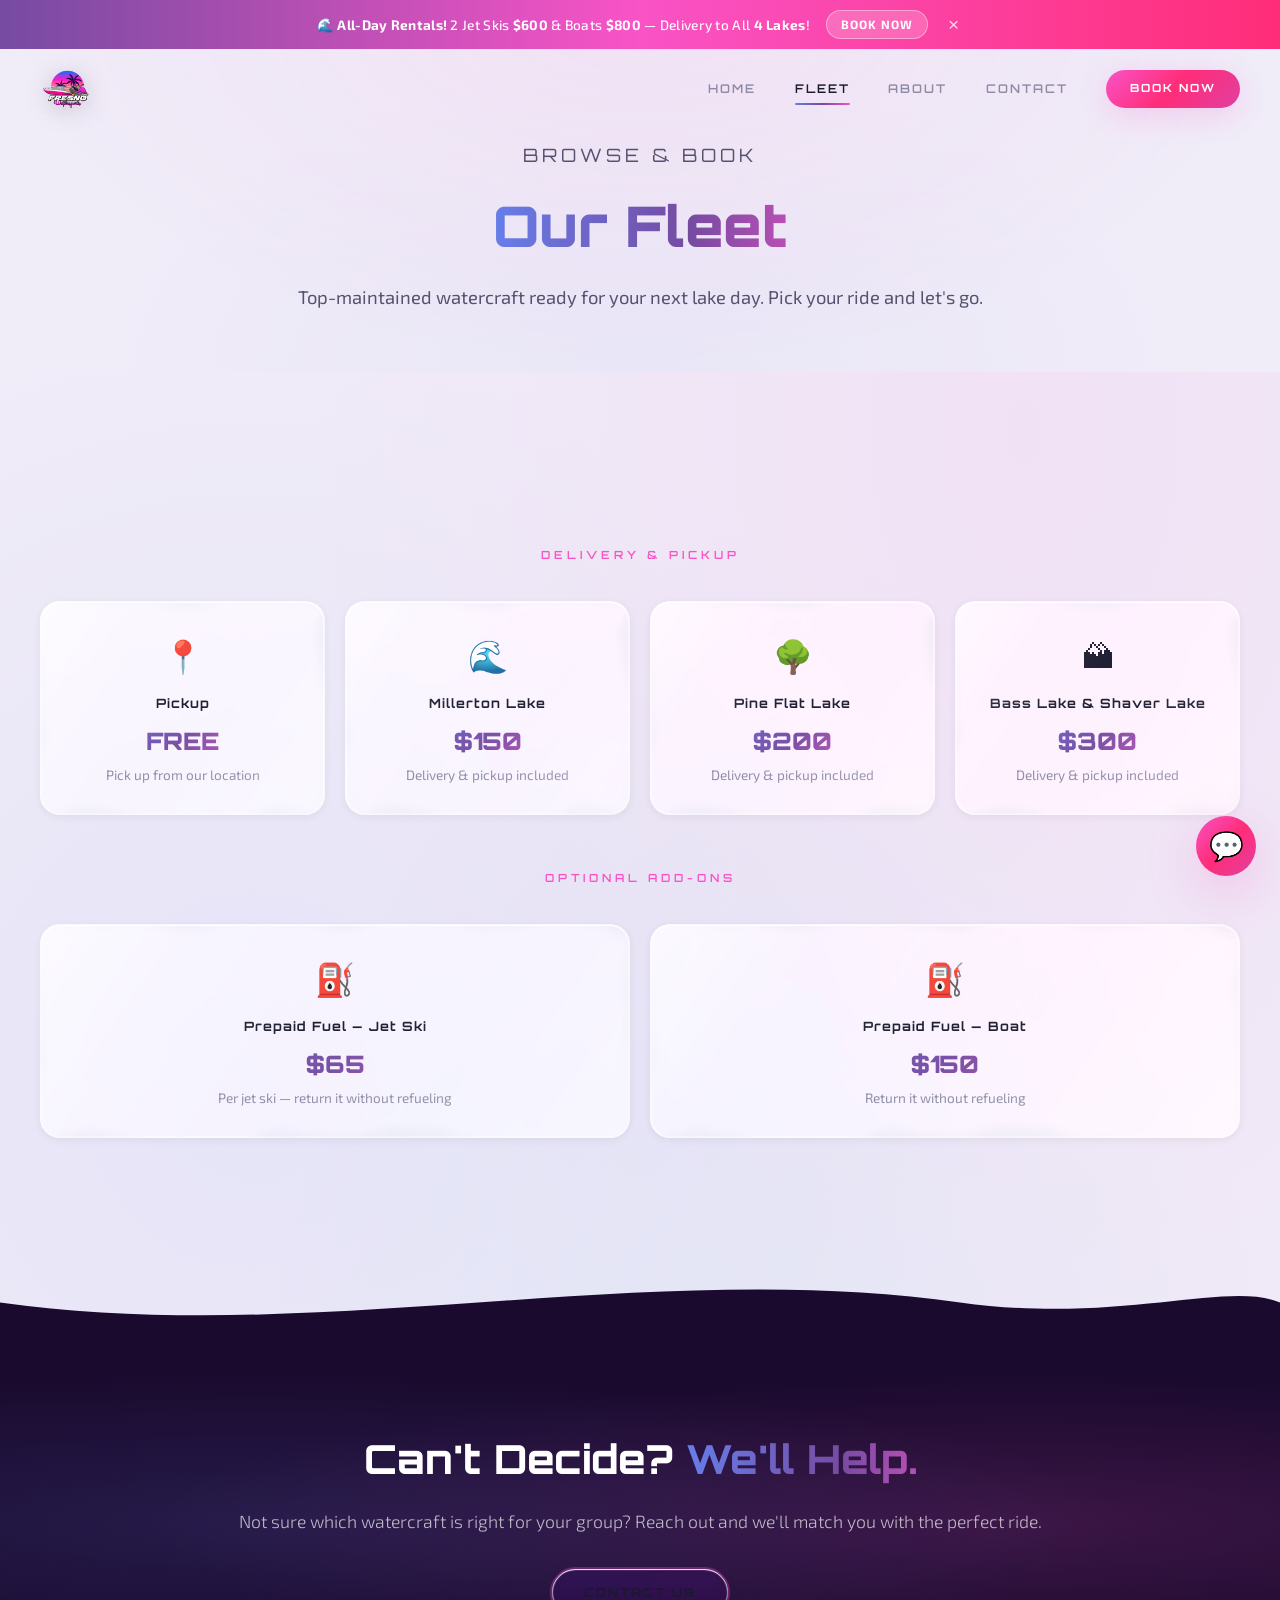
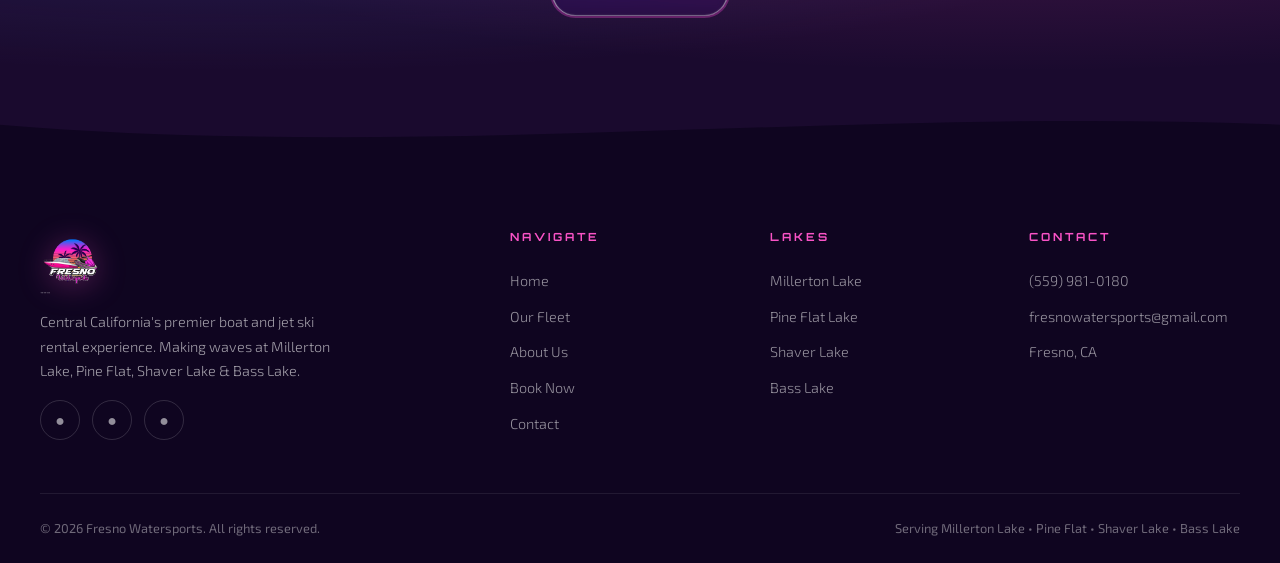
<file: fleet.html>
<!DOCTYPE html>
<html lang="en">
<head>
  <meta charset="UTF-8">
  <meta name="viewport" content="width=device-width, initial-scale=1.0">
  <title>Our Fleet — Fresno Watersports | Kawasaki, Sea-Doo & Bayliner Rentals</title>
  <meta name="description" content="Jet ski & boat rentals in Fresno! 2 jet skis $600/day, boats $800/day. Delivery to all 4 lakes. Browse our Kawasaki STX 160, Sea-Doo Spark & Bayliner E21 fleet.">
  <meta name="theme-color" content="#f953c6">
  <meta property="og:title" content="Our Fleet — Fresno Watersports">
  <meta property="og:description" content="2 jet skis $600/day, boats $800/day. Delivery to all 4 lakes. Browse our full fleet.">
  <meta property="og:image" content="images/og-image.png">
  <meta name="twitter:card" content="summary_large_image">
  <meta name="twitter:image" content="images/og-image.png">
  <link rel="icon" type="image/png" href="images/logo.png">
  <link rel="apple-touch-icon" href="images/logo.png">
  <link rel="stylesheet" href="css/style.css">
  <link rel="stylesheet" href="css/liquid-glass.css">

  <!-- SplashBooq booking widget -->
  <script src="https://www.splashbooq.com/embed.js"
          data-key="pk_live_l1S4WStM-RCCm6PzpYhpow" defer></script>

</head>
<body>

  <!-- Weekday Deals Banner -->
  <div class="announcement-banner" id="announcement-banner">
    <div class="announcement-inner">
      <span class="announcement-text">&#127754; <strong>All-Day Rentals!</strong> 2 Jet Skis <strong>$600</strong> &amp; Boats <strong>$800</strong> — Delivery to All <strong>4 Lakes</strong>!</span>
      <a href="booking.html" class="announcement-cta">Book Now</a>
      <button class="announcement-close" id="announcement-close" aria-label="Close banner">&times;</button>
    </div>
  </div>

  <!-- Navigation -->
  <nav class="nav">
    <div class="nav-inner">
      <a href="index.html" class="nav-logo">
        <img src="images/logo.png" alt="Fresno Watersports">
      </a>
      <div class="nav-links">
        <a href="index.html" class="nav-link">Home</a>
        <a href="fleet.html" class="nav-link active">Fleet</a>
        <a href="about.html" class="nav-link">About</a>
        <a href="contact.html" class="nav-link">Contact</a>
        <a href="booking.html" class="nav-cta">Book Now</a>
      </div>
      <button class="nav-toggle" aria-label="Toggle menu">
        <span></span><span></span><span></span>
      </button>
    </div>
  </nav>
  <div class="mobile-menu">
    <a href="index.html" class="nav-link">Home</a>
    <a href="fleet.html" class="nav-link active">Fleet</a>
    <a href="about.html" class="nav-link">About</a>
    <a href="contact.html" class="nav-link">Contact</a>
    <a href="booking.html" class="btn btn-primary">Book Now</a>
  </div>

  <!-- Page Hero -->
  <section class="page-hero">
    <div class="page-hero-content">
      <p class="section-label">Browse &amp; Book</p>
      <h1><span class="gradient-text">Our Fleet</span></h1>
      <p>Top-maintained watercraft ready for your next lake day. Pick your ride and let's go.</p>
    </div>
  </section>

  <!-- Fleet Section -->
  <section class="section">
    <div class="section-inner">

      <!-- SplashBooq: all products + live booking widget -->
      <div class="sb-embed reveal" style="
          --sb-accent:#f953c6;
          --sb-font:'Exo 2', sans-serif;
          --sb-radius:20px;
          --sb-text:#1a1a2e;">
        <div class="sb-product-list" data-limit="12" data-book-target="#booking"></div>
        <div id="booking" class="sb-booking" data-product="2026-seadoo-spark-3-seater"
             style="margin-top:48px;"></div>
      </div>

      <!-- Delivery Pricing -->
      <div class="delivery-info reveal" style="margin-top:48px;">
        <div class="section-header" style="margin-bottom:24px;">
          <p class="section-label">Delivery &amp; Pickup</p>
        </div>
        <div class="delivery-grid">
          <div class="delivery-card">
            <div class="delivery-icon">&#128205;</div>
            <h4>Pickup</h4>
            <p class="delivery-price">FREE</p>
            <p class="delivery-desc">Pick up from our location</p>
          </div>
          <div class="delivery-card">
            <div class="delivery-icon">&#127754;</div>
            <h4>Millerton Lake</h4>
            <p class="delivery-price">$150</p>
            <p class="delivery-desc">Delivery &amp; pickup included</p>
          </div>
          <div class="delivery-card">
            <div class="delivery-icon">&#127795;</div>
            <h4>Pine Flat Lake</h4>
            <p class="delivery-price">$200</p>
            <p class="delivery-desc">Delivery &amp; pickup included</p>
          </div>
          <div class="delivery-card">
            <div class="delivery-icon">&#127956;</div>
            <h4>Bass Lake &amp; Shaver Lake</h4>
            <p class="delivery-price">$300</p>
            <p class="delivery-desc">Delivery &amp; pickup included</p>
          </div>
        </div>
      </div>

      <!-- Optional Add-Ons -->
      <div class="delivery-info reveal" style="margin-top:48px;">
        <div class="section-header" style="margin-bottom:24px;">
          <p class="section-label">Optional Add-Ons</p>
        </div>
        <div class="delivery-grid">
          <div class="delivery-card">
            <div class="delivery-icon">&#9981;</div>
            <h4>Prepaid Fuel — Jet Ski</h4>
            <p class="delivery-price">$65</p>
            <p class="delivery-desc">Per jet ski — return it without refueling</p>
          </div>
          <div class="delivery-card">
            <div class="delivery-icon">&#9981;</div>
            <h4>Prepaid Fuel — Boat</h4>
            <p class="delivery-price">$150</p>
            <p class="delivery-desc">Return it without refueling</p>
          </div>
        </div>
      </div>

    </div>
  </section>

  <!-- Wave to CTA -->
  <div class="wave-separator">
    <svg viewBox="0 0 1440 100" preserveAspectRatio="none" xmlns="http://www.w3.org/2000/svg">
      <path d="M0,50 C360,100 720,0 1080,50 C1260,75 1380,25 1440,50 L1440,100 L0,100 Z" fill="#1a0a2e"/>
    </svg>
  </div>

  <!-- CTA Banner -->
  <section class="cta-banner">
    <div class="section-inner reveal">
      <h2>Can't Decide? <span class="gradient-text">We'll Help.</span></h2>
      <p>Not sure which watercraft is right for your group? Reach out and we'll match you with the perfect ride.</p>
      <a href="contact.html" class="btn btn-outline">Contact Us</a>
    </div>
  </section>

  <!-- Wave to Footer -->
  <div class="wave-separator" style="background:#1a0a2e;">
    <svg viewBox="0 0 1440 80" preserveAspectRatio="none" xmlns="http://www.w3.org/2000/svg">
      <path d="M0,30 C480,70 960,10 1440,30 L1440,80 L0,80 Z" fill="#0f0520"/>
    </svg>
  </div>

  <!-- Footer -->
  <footer class="footer">
    <div class="footer-inner">
      <div class="footer-grid">
        <div class="footer-brand">
          <img src="images/logo.png" alt="Fresno Watersports">
          <p>Central California's premier boat and jet ski rental experience. Making waves at Millerton Lake, Pine Flat, Shaver Lake &amp; Bass Lake.</p>
          <div class="footer-social">
            <a href="#" class="social-icon" aria-label="Instagram">&#9679;</a>
            <a href="#" class="social-icon" aria-label="Facebook">&#9679;</a>
            <a href="#" class="social-icon" aria-label="TikTok">&#9679;</a>
          </div>
        </div>
        <div>
          <h4 class="footer-heading">Navigate</h4>
          <ul class="footer-links">
            <li><a href="index.html">Home</a></li>
            <li><a href="fleet.html">Our Fleet</a></li>
            <li><a href="about.html">About Us</a></li>
            <li><a href="booking.html">Book Now</a></li>
            <li><a href="contact.html">Contact</a></li>
          </ul>
        </div>
        <div>
          <h4 class="footer-heading">Lakes</h4>
          <ul class="footer-links">
            <li><a href="#">Millerton Lake</a></li>
            <li><a href="#">Pine Flat Lake</a></li>
            <li><a href="#">Shaver Lake</a></li>
            <li><a href="#">Bass Lake</a></li>
          </ul>
        </div>
        <div>
          <h4 class="footer-heading">Contact</h4>
          <ul class="footer-links">
            <li><a href="tel:+15599810180">(559) 981-0180</a></li>
            <li><a href="mailto:fresnowatersports@gmail.com">fresnowatersports@gmail.com</a></li>
            <li><a href="#">Fresno, CA</a></li>
          </ul>
        </div>
      </div>
      <div class="footer-bottom">
        <p>&copy; 2026 Fresno Watersports. All rights reserved.</p>
        <p>Serving Millerton Lake &bull; Pine Flat &bull; Shaver Lake &bull; Bass Lake</p>
      </div>
    </div>
  </footer>

  <!-- Live Booking Toast -->
  <div class="booking-toast" id="booking-toast">
    <div class="toast-icon">&#127754;</div>
    <div class="toast-content">
      <p class="toast-title" id="toast-title">Marcus just booked</p>
      <p class="toast-detail" id="toast-detail">2 Kawasaki Jet Skis — Bass Lake</p>
      <p class="toast-time">a few moments ago</p>
    </div>
    <button class="toast-close" id="toast-close">&times;</button>
  </div>

  <!-- AI Chat Widget -->
  <div class="chat-widget" id="chat-widget">
    <button class="chat-toggle" id="chat-toggle" aria-label="Chat with us">
      <span class="chat-toggle-icon" id="chat-toggle-icon">&#128172;</span>
    </button>
    <div class="chat-window" id="chat-window">
      <div class="chat-header">
        <div class="chat-header-info">
          <span class="chat-avatar">&#127754;</span>
          <div>
            <p class="chat-header-title">Fresno Watersports</p>
            <p class="chat-header-status">&#9679; Online — Ask us anything</p>
          </div>
        </div>
        <button class="chat-minimize" id="chat-minimize">&minus;</button>
      </div>
      <div class="chat-messages" id="chat-messages">
        <div class="chat-msg chat-msg-bot">
          <p>Hey! &#128075; Welcome to Fresno Watersports. I can help with pricing, lake info, delivery, and booking. What can I help you with?</p>
        </div>
      </div>
      <div class="chat-quick-replies" id="chat-quick-replies">
        <button class="chat-quick-btn" data-q="pricing">Pricing</button>
        <button class="chat-quick-btn" data-q="delivery">Delivery Info</button>
        <button class="chat-quick-btn" data-q="lakes">Lake Info</button>
        <button class="chat-quick-btn" data-q="booking">How to Book</button>
      </div>
      <form class="chat-input-form" id="chat-form">
        <input type="text" class="chat-input" id="chat-input" placeholder="Type your question..." autocomplete="off">
        <button type="submit" class="chat-send">&#10148;</button>
      </form>
    </div>
  </div>

  <script src="js/main.js"></script>
  <script src="js/liquid-glass.js"></script>
</body>
</html>
</file>
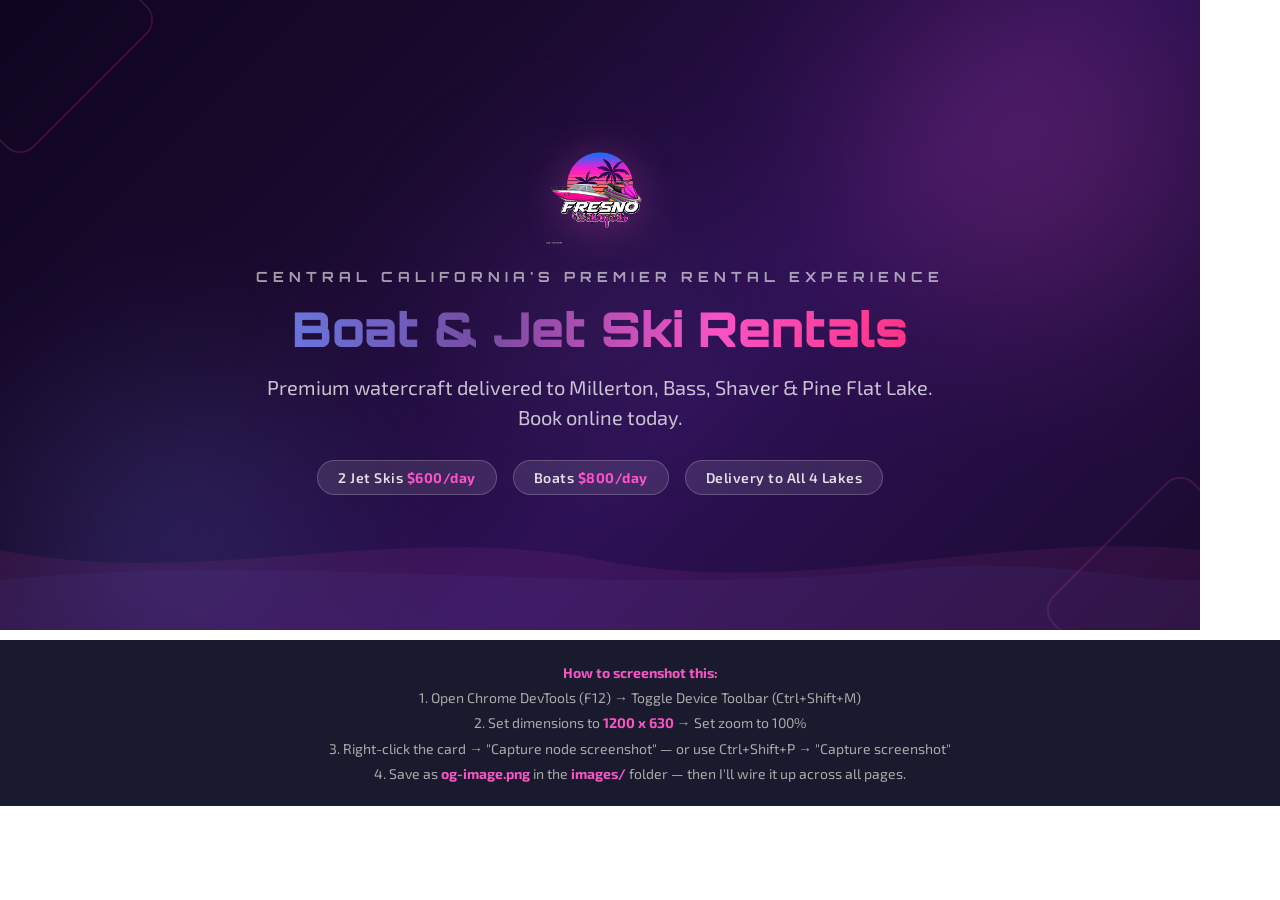
<file: og-preview.html>
<!DOCTYPE html>
<html lang="en">
<head>
  <meta charset="UTF-8">
  <meta name="viewport" content="width=1200">
  <title>OG Preview — Screenshot This</title>
  <link href="https://fonts.googleapis.com/css2?family=Orbitron:wght@700;800;900&family=Exo+2:wght@300;400;600;700&display=swap" rel="stylesheet">
  <style>
    * { margin: 0; padding: 0; box-sizing: border-box; }

    body {
      width: 1200px;
      height: 630px;
      overflow: hidden;
      font-family: 'Exo 2', sans-serif;
    }

    .card {
      width: 1200px;
      height: 630px;
      position: relative;
      background: linear-gradient(135deg, #0f0520 0%, #1a0a2e 30%, #2d1155 60%, #1a0a2e 100%);
      display: flex;
      align-items: center;
      justify-content: center;
      overflow: hidden;
    }

    /* Glow orbs */
    .glow {
      position: absolute;
      border-radius: 50%;
      filter: blur(80px);
      opacity: 0.5;
    }
    .glow-pink {
      width: 500px;
      height: 500px;
      background: radial-gradient(circle, rgba(249,83,198,0.5), transparent 70%);
      top: -100px;
      right: -80px;
    }
    .glow-blue {
      width: 450px;
      height: 450px;
      background: radial-gradient(circle, rgba(102,126,234,0.5), transparent 70%);
      bottom: -120px;
      left: -60px;
    }
    .glow-purple {
      width: 350px;
      height: 350px;
      background: radial-gradient(circle, rgba(118,75,162,0.4), transparent 70%);
      top: 50%;
      left: 50%;
      transform: translate(-50%, -50%);
    }

    /* Wave at bottom */
    .wave {
      position: absolute;
      bottom: 0;
      left: 0;
      right: 0;
      height: 120px;
    }
    .wave svg {
      display: block;
      width: 100%;
      height: 100%;
    }

    /* Content */
    .content {
      position: relative;
      z-index: 10;
      text-align: center;
      color: #fff;
      padding: 0 80px;
    }

    .logo {
      height: 110px;
      margin: 0 auto 20px;
      filter: drop-shadow(0 4px 20px rgba(249,83,198,0.3));
    }

    .tagline {
      font-family: 'Orbitron', sans-serif;
      font-size: 14px;
      font-weight: 700;
      letter-spacing: 5px;
      text-transform: uppercase;
      color: rgba(255,255,255,0.6);
      margin-bottom: 16px;
    }

    .title {
      font-family: 'Orbitron', sans-serif;
      font-size: 48px;
      font-weight: 900;
      line-height: 1.15;
      margin-bottom: 16px;
      background: linear-gradient(90deg, #667eea, #764ba2, #f953c6, #ff2d78);
      -webkit-background-clip: text;
      -webkit-text-fill-color: transparent;
      background-clip: text;
    }

    .subtitle {
      font-size: 20px;
      font-weight: 400;
      color: rgba(255,255,255,0.75);
      line-height: 1.5;
      max-width: 700px;
      margin: 0 auto 28px;
    }

    .info-pills {
      display: flex;
      gap: 16px;
      justify-content: center;
      flex-wrap: wrap;
    }

    .pill {
      background: rgba(255,255,255,0.1);
      border: 1px solid rgba(255,255,255,0.2);
      padding: 8px 20px;
      border-radius: 30px;
      font-size: 14px;
      font-weight: 600;
      color: rgba(255,255,255,0.85);
      letter-spacing: 0.5px;
    }

    .pill strong {
      color: #f953c6;
    }

    /* Corner accent */
    .corner-accent {
      position: absolute;
      width: 200px;
      height: 200px;
      border: 2px solid rgba(249,83,198,0.15);
      border-radius: 20px;
      transform: rotate(45deg);
    }
    .corner-accent-1 {
      top: -80px;
      left: -80px;
    }
    .corner-accent-2 {
      bottom: -80px;
      right: -80px;
    }

    .instructions {
      position: fixed;
      top: 640px;
      left: 0;
      right: 0;
      padding: 20px;
      background: #1a1a2e;
      color: #aaa;
      font-size: 14px;
      text-align: center;
      line-height: 1.8;
    }
    .instructions strong { color: #f953c6; }
  </style>
</head>
<body>

  <div class="card">
    <!-- Glows -->
    <div class="glow glow-pink"></div>
    <div class="glow glow-blue"></div>
    <div class="glow glow-purple"></div>

    <!-- Corner accents -->
    <div class="corner-accent corner-accent-1"></div>
    <div class="corner-accent corner-accent-2"></div>

    <!-- Wave -->
    <div class="wave">
      <svg viewBox="0 0 1200 120" preserveAspectRatio="none" xmlns="http://www.w3.org/2000/svg">
        <path d="M0,40 C200,80 400,10 600,50 C800,90 1000,20 1200,40 L1200,120 L0,120 Z" fill="rgba(249,83,198,0.08)"/>
        <path d="M0,70 C300,40 600,90 900,60 C1050,45 1150,75 1200,70 L1200,120 L0,120 Z" fill="rgba(102,126,234,0.06)"/>
      </svg>
    </div>

    <!-- Content -->
    <div class="content">
      <img src="images/logo.png" alt="Fresno Watersports" class="logo">
      <p class="tagline">Central California's Premier Rental Experience</p>
      <h1 class="title">Boat & Jet Ski Rentals</h1>
      <p class="subtitle">Premium watercraft delivered to Millerton, Bass, Shaver & Pine Flat Lake. Book online today.</p>
      <div class="info-pills">
        <span class="pill">2 Jet Skis <strong>$600/day</strong></span>
        <span class="pill">Boats <strong>$800/day</strong></span>
        <span class="pill">Delivery to All 4 Lakes</span>
      </div>
    </div>
  </div>

  <div class="instructions">
    <strong>How to screenshot this:</strong><br>
    1. Open Chrome DevTools (F12) &rarr; Toggle Device Toolbar (Ctrl+Shift+M)<br>
    2. Set dimensions to <strong>1200 x 630</strong> &rarr; Set zoom to 100%<br>
    3. Right-click the card &rarr; "Capture node screenshot" &mdash; or use Ctrl+Shift+P &rarr; "Capture screenshot"<br>
    4. Save as <strong>og-image.png</strong> in the <strong>images/</strong> folder &mdash; then I'll wire it up across all pages.
  </div>

</body>
</html>
</file>
<file: css/style.css>
/* ============================================
   FRESNO WATERSPORTS — Light Theme w/ Pink Waves
   ============================================ */

/* --- Google Fonts --- */
@import url('https://fonts.googleapis.com/css2?family=Orbitron:wght@400;500;600;700;800;900&family=Exo+2:ital,wght@0,300;0,400;0,500;0,600;0,700;1,400&family=Pacifico&display=swap');

/* --- CSS Variables --- */
:root {
  --bg-body: #f0ecf8;
  --bg-section-alt: #e8e3f3;
  --bg-card: rgba(255, 255, 255, 0.45);
  --bg-card-hover: rgba(255, 250, 253, 0.55);
  --bg-glass: rgba(255, 255, 255, 0.82);
  --bg-glass-strong: rgba(255, 255, 255, 0.95);

  /* Liquid Glass */
  --glass-blur: 18px;
  --glass-border: 1px solid rgba(255, 255, 255, 0.5);
  --glass-highlight: inset 0 1px 0 rgba(255, 255, 255, 0.6), inset 0 -1px 0 rgba(255, 255, 255, 0.1);
  --glass-sheen: linear-gradient(135deg, rgba(255,255,255,0.5) 0%, rgba(255,255,255,0.05) 40%, rgba(255,255,255,0.02) 60%, rgba(255,255,255,0.3) 100%);
  --glass-iridescent: linear-gradient(135deg, rgba(102,126,234,0.08), rgba(118,75,162,0.06), rgba(249,83,198,0.08), rgba(0,180,216,0.06));
  --bg-dark-section: #1a0a2e;
  --bg-footer: #0f0520;

  --pink: #f953c6;
  --hot-pink: #ff2d78;
  --magenta: #e040a0;
  --purple: #764ba2;
  --deep-purple: #4a1a6b;
  --blue: #667eea;
  --cyan: #00b4d8;
  --gold: #e8a500;

  --text-primary: #1a1a2e;
  --text-secondary: #555270;
  --text-muted: #8e8ba7;
  --text-on-dark: #ffffff;

  --shadow-sm: 0 2px 8px rgba(0, 0, 0, 0.06);
  --shadow-md: 0 8px 30px rgba(0, 0, 0, 0.08);
  --shadow-lg: 0 20px 60px rgba(0, 0, 0, 0.1);
  --shadow-xl: 0 30px 80px rgba(0, 0, 0, 0.12);
  --shadow-pink: 0 8px 30px rgba(249, 83, 198, 0.2);
  --shadow-pink-lg: 0 16px 50px rgba(249, 83, 198, 0.25);

  --gradient-main: linear-gradient(135deg, var(--blue), var(--purple), var(--pink));
  --gradient-hot: linear-gradient(135deg, var(--pink), var(--hot-pink), var(--magenta));
  --gradient-sunset: linear-gradient(180deg, var(--blue), var(--purple), var(--pink), var(--hot-pink));
  --gradient-text: linear-gradient(90deg, var(--blue), var(--purple), var(--pink), var(--hot-pink));

  --nav-height: 80px;
  --section-pad: clamp(60px, 10vw, 120px);
  --content-max: 1280px;

  --font-display: 'Orbitron', sans-serif;
  --font-body: 'Exo 2', sans-serif;
  --font-accent: 'Pacifico', cursive;

  --ease-out-expo: cubic-bezier(0.16, 1, 0.3, 1);
  --ease-spring: cubic-bezier(0.34, 1.56, 0.64, 1);

  --border-light: 1px solid rgba(255, 255, 255, 0.35);
  --border-iridescent: 1px solid rgba(255, 255, 255, 0.45);
}

/* --- Reset & Base --- */
*, *::before, *::after {
  margin: 0;
  padding: 0;
  box-sizing: border-box;
}

html {
  scroll-behavior: smooth;
  font-size: 16px;
  -webkit-font-smoothing: antialiased;
  -moz-osx-font-smoothing: grayscale;
}

body {
  font-family: var(--font-body);
  background: var(--bg-body);
  background-image:
    radial-gradient(ellipse at 20% 50%, rgba(102, 126, 234, 0.08) 0%, transparent 50%),
    radial-gradient(ellipse at 80% 20%, rgba(249, 83, 198, 0.07) 0%, transparent 50%),
    radial-gradient(ellipse at 60% 80%, rgba(0, 180, 216, 0.06) 0%, transparent 50%);
  color: var(--text-primary);
  line-height: 1.6;
  overflow-x: hidden;
  min-height: 100vh;
}

a {
  text-decoration: none;
  color: inherit;
  transition: color 0.3s ease;
}

img {
  max-width: 100%;
  display: block;
}

ul, ol { list-style: none; }

::selection {
  background: var(--pink);
  color: white;
}

/* --- Scrollbar --- */
::-webkit-scrollbar {
  width: 8px;
}
::-webkit-scrollbar-track {
  background: #f0ecf5;
}
::-webkit-scrollbar-thumb {
  background: linear-gradient(180deg, var(--purple), var(--pink));
  border-radius: 4px;
}

/* --- Page Loader --- */
.page-loader {
  position: fixed;
  inset: 0;
  background: #ffffff;
  display: flex;
  align-items: center;
  justify-content: center;
  z-index: 10000;
  transition: opacity 0.6s ease, visibility 0.6s ease;
}
.page-loader.loaded {
  opacity: 0;
  visibility: hidden;
}
.loader-content {
  text-align: center;
}
.loader-bar {
  width: 200px;
  height: 3px;
  background: rgba(0,0,0,0.06);
  border-radius: 2px;
  overflow: hidden;
  margin-top: 20px;
}
.loader-bar-inner {
  height: 100%;
  width: 0%;
  background: var(--gradient-main);
  border-radius: 2px;
  animation: loaderFill 1.2s var(--ease-out-expo) forwards;
}
@keyframes loaderFill {
  to { width: 100%; }
}

/* ============================================
   ANNOUNCEMENT BANNER
   ============================================ */
.announcement-banner {
  position: fixed;
  top: 0;
  left: 0;
  right: 0;
  z-index: 1100;
  background: linear-gradient(90deg, var(--purple), var(--pink), var(--hot-pink));
  color: #fff;
  padding: 10px 16px;
  font-size: 0.85rem;
  font-weight: 500;
  letter-spacing: 0.3px;
  transition: transform 0.4s var(--ease-out-expo);
}
.announcement-banner.hidden {
  transform: translateY(-100%);
}
.announcement-inner {
  max-width: var(--content-max);
  margin: 0 auto;
  display: flex;
  align-items: center;
  justify-content: center;
  gap: 16px;
  flex-wrap: wrap;
}
.announcement-text {
  text-align: center;
}
.announcement-text strong {
  font-weight: 700;
}
.announcement-cta {
  background: rgba(255,255,255,0.2);
  color: #fff;
  padding: 4px 14px;
  border-radius: 20px;
  font-size: 0.75rem;
  font-weight: 700;
  letter-spacing: 1px;
  text-transform: uppercase;
  border: 1px solid rgba(255,255,255,0.4);
  transition: background 0.3s ease;
  white-space: nowrap;
}
.announcement-cta:hover {
  background: rgba(255,255,255,0.35);
}
.announcement-close {
  background: none;
  border: none;
  color: rgba(255,255,255,0.8);
  font-size: 1.2rem;
  cursor: pointer;
  padding: 0 4px;
  line-height: 1;
  transition: color 0.2s ease;
}
.announcement-close:hover {
  color: #fff;
}

/* Banner offset is applied via --banner-h CSS variable set by JS */

@media (max-width: 768px) {
  .announcement-banner {
    padding: 8px 12px;
    font-size: 0.75rem;
  }
  .announcement-inner {
    gap: 8px;
  }
  .announcement-cta {
    font-size: 0.65rem;
    padding: 3px 10px;
  }
}

/* ============================================
   WAVE SEPARATORS
   ============================================ */
.wave-separator {
  position: relative;
  width: 100%;
  overflow: hidden;
  line-height: 0;
}
.wave-separator svg {
  display: block;
  width: 100%;
  height: auto;
}
.wave-separator.flip {
  transform: rotate(180deg);
}

/* ============================================
   NAVIGATION
   ============================================ */
.nav {
  position: fixed;
  top: var(--banner-h, 0px);
  left: 0;
  right: 0;
  height: var(--nav-height);
  z-index: 1000;
  transition: all 0.4s ease;
}
.nav.scrolled {
  background: rgba(255, 255, 255, 0.55);
  backdrop-filter: blur(24px) saturate(1.6);
  -webkit-backdrop-filter: blur(24px) saturate(1.6);
  border-bottom: 1px solid rgba(255, 255, 255, 0.4);
  box-shadow: 0 4px 30px rgba(0, 0, 0, 0.06), var(--glass-highlight);
}
.nav-inner {
  max-width: var(--content-max);
  margin: 0 auto;
  height: 100%;
  display: flex;
  align-items: center;
  justify-content: space-between;
  padding: 0 clamp(16px, 4vw, 40px);
}
.nav-logo {
  display: flex;
  align-items: center;
  gap: 12px;
  z-index: 1001;
}
.nav-logo img {
  height: 55px;
  width: auto;
  filter: drop-shadow(0 4px 12px rgba(0, 0, 0, 0.15));
  transition: filter 0.3s ease, transform 0.3s ease;
}
.nav-logo:hover img {
  filter: drop-shadow(0 6px 20px rgba(249, 83, 198, 0.3));
  transform: scale(1.03);
}
.nav-links {
  display: flex;
  align-items: center;
  gap: clamp(20px, 3vw, 40px);
}
.nav-link {
  font-family: var(--font-display);
  font-size: 0.75rem;
  font-weight: 600;
  letter-spacing: 2px;
  text-transform: uppercase;
  color: var(--text-muted);
  position: relative;
  padding: 4px 0;
  transition: color 0.3s ease;
}
.nav-link::after {
  content: '';
  position: absolute;
  bottom: -2px;
  left: 0;
  width: 0%;
  height: 2px;
  background: var(--gradient-main);
  border-radius: 1px;
  transition: width 0.4s var(--ease-out-expo);
}
.nav-link:hover,
.nav-link.active {
  color: var(--text-primary);
}
.nav-link:hover::after,
.nav-link.active::after {
  width: 100%;
}
.nav-cta {
  font-family: var(--font-display);
  font-size: 0.7rem;
  font-weight: 700;
  letter-spacing: 2px;
  text-transform: uppercase;
  padding: 10px 24px;
  background: var(--gradient-hot);
  border: none;
  border-radius: 50px;
  color: white;
  cursor: pointer;
  position: relative;
  overflow: hidden;
  transition: transform 0.3s ease, box-shadow 0.3s ease;
  box-shadow: var(--shadow-pink);
}
.nav-cta:hover {
  transform: translateY(-2px);
  box-shadow: var(--shadow-pink-lg);
}
.nav-cta::before {
  content: '';
  position: absolute;
  inset: 0;
  background: linear-gradient(90deg, transparent, rgba(255,255,255,0.25), transparent);
  transform: translateX(-100%);
  transition: transform 0.6s ease;
}
.nav-cta:hover::before {
  transform: translateX(100%);
}

/* Mobile Nav */
.nav-toggle {
  display: none;
  flex-direction: column;
  gap: 6px;
  cursor: pointer;
  z-index: 1001;
  background: none;
  border: none;
  padding: 4px;
}
.nav-toggle span {
  width: 28px;
  height: 2px;
  background: var(--text-primary);
  border-radius: 1px;
  transition: all 0.3s ease;
  transform-origin: center;
}
.nav-toggle.open span:nth-child(1) {
  transform: rotate(45deg) translate(5px, 6px);
  background: white;
}
.nav-toggle.open span:nth-child(2) {
  opacity: 0;
}
.nav-toggle.open span:nth-child(3) {
  transform: rotate(-45deg) translate(5px, -6px);
  background: white;
}

.mobile-menu {
  display: none;
  position: fixed;
  inset: 0;
  background: rgba(26, 10, 46, 0.95);
  backdrop-filter: blur(30px);
  -webkit-backdrop-filter: blur(30px);
  z-index: 999;
  flex-direction: column;
  align-items: center;
  justify-content: center;
  gap: 32px;
  opacity: 0;
  visibility: hidden;
  transition: opacity 0.4s ease, visibility 0.4s ease;
}
.mobile-menu.open {
  opacity: 1;
  visibility: visible;
}
.mobile-menu .nav-link {
  font-size: 1rem;
  letter-spacing: 3px;
  color: rgba(255,255,255,0.7);
}
.mobile-menu .nav-link:hover,
.mobile-menu .nav-link.active {
  color: white;
}

/* ============================================
   HERO SECTION
   ============================================ */
.hero {
  position: relative;
  min-height: 100vh;
  display: flex;
  align-items: center;
  justify-content: center;
  overflow: hidden;
  padding-top: var(--nav-height);
  background: #0a0a1a;
}

/* Hero Video Background */
.hero-video {
  position: absolute;
  inset: 0;
  width: 100%;
  height: 100%;
  object-fit: cover;
  z-index: 1;
}
.hero-video-overlay {
  position: absolute;
  inset: 0;
  z-index: 2;
  background:
    linear-gradient(180deg,
      rgba(10, 10, 26, 0.45) 0%,
      rgba(10, 10, 26, 0.2) 40%,
      rgba(10, 10, 26, 0.15) 60%,
      rgba(10, 10, 26, 0.55) 100%
    );
}

/* Soft Pink / Purple background blobs */
.hero-glow {
  position: absolute;
  border-radius: 50%;
  filter: blur(100px);
  pointer-events: none;
  z-index: 3;
}
.hero-glow--pink {
  width: 700px;
  height: 700px;
  background: rgba(249, 83, 198, 0.12);
  top: -15%;
  right: -15%;
  animation: floatOrb 10s ease-in-out infinite;
}
.hero-glow--blue {
  width: 600px;
  height: 600px;
  background: rgba(102, 126, 234, 0.1);
  bottom: -10%;
  left: -15%;
  animation: floatOrb 12s ease-in-out infinite reverse;
}
.hero-glow--purple {
  width: 500px;
  height: 500px;
  background: rgba(118, 75, 162, 0.08);
  top: 20%;
  left: 25%;
  animation: floatOrb 14s ease-in-out infinite;
}
@keyframes floatOrb {
  0%, 100% { transform: translate(0, 0) scale(1); }
  33% { transform: translate(30px, -20px) scale(1.05); }
  66% { transform: translate(-20px, 30px) scale(0.95); }
}

/* Synthwave Grid — hidden when video is present */
.hero-grid {
  display: none;
  position: absolute;
  bottom: 0;
  left: -50%;
  width: 200%;
  height: 50%;
  background:
    linear-gradient(90deg,
      rgba(249, 83, 198, 0.06) 1px, transparent 1px),
    linear-gradient(0deg,
      rgba(249, 83, 198, 0.06) 1px, transparent 1px);
  background-size: 80px 40px;
  transform: perspective(500px) rotateX(60deg);
  transform-origin: center bottom;
  animation: gridScroll 4s linear infinite;
  mask-image: linear-gradient(to top, rgba(0,0,0,0.5), transparent 70%);
  -webkit-mask-image: linear-gradient(to top, rgba(0,0,0,0.5), transparent 70%);
}
@keyframes gridScroll {
  0% { transform: perspective(500px) rotateX(60deg) translateY(0); }
  100% { transform: perspective(500px) rotateX(60deg) translateY(40px); }
}

/* Synthwave Sun — hidden when video is present */
.hero-sun {
  display: none;
  position: absolute;
  bottom: 12%;
  left: 50%;
  transform: translateX(-50%);
  width: clamp(300px, 40vw, 500px);
  height: clamp(150px, 20vw, 250px);
  border-radius: 50% 50% 0 0 / 100% 100% 0 0;
  background: linear-gradient(
    180deg,
    rgba(102, 126, 234, 0.25) 0%,
    rgba(118, 75, 162, 0.2) 25%,
    rgba(249, 83, 198, 0.2) 50%,
    rgba(255, 45, 120, 0.15) 75%,
    rgba(255, 107, 53, 0.1) 100%
  );
  filter: blur(3px);
  overflow: hidden;
}
.hero-sun::before {
  content: '';
  position: absolute;
  inset: 0;
  background: repeating-linear-gradient(
    0deg,
    transparent 0px,
    transparent 8px,
    rgba(255, 255, 255, 0.7) 8px,
    rgba(255, 255, 255, 0.7) 12px
  );
}

.hero-content {
  position: relative;
  z-index: 10;
  text-align: center;
  padding: 0 clamp(16px, 4vw, 40px);
  max-width: 900px;
}
.hero-logo {
  width: clamp(240px, 38vw, 460px);
  margin: 0 auto 32px;
  filter: drop-shadow(0 10px 40px rgba(0, 0, 0, 0.4));
  animation: heroLogoIn 1s var(--ease-out-expo) 0.3s both;
}
@keyframes heroLogoIn {
  from { opacity: 0; transform: scale(0.8) translateY(20px); }
  to { opacity: 1; transform: scale(1) translateY(0); }
}

.hero-tagline {
  font-family: var(--font-display);
  font-size: clamp(0.75rem, 1.5vw, 0.95rem);
  font-weight: 500;
  letter-spacing: 6px;
  text-transform: uppercase;
  color: rgba(255, 255, 255, 0.7);
  margin-bottom: 16px;
  animation: fadeSlideUp 0.8s var(--ease-out-expo) 0.6s both;
}

.hero-title {
  font-family: var(--font-display);
  font-size: clamp(2rem, 5.5vw, 4rem);
  font-weight: 900;
  line-height: 1.1;
  margin-bottom: 24px;
  color: #ffffff;
  text-shadow: 0 2px 20px rgba(0,0,0,0.3);
  animation: fadeSlideUp 0.8s var(--ease-out-expo) 0.8s both;
}
.hero-title .gradient-text {
  background: var(--gradient-text);
  background-size: 200% auto;
  -webkit-background-clip: text;
  -webkit-text-fill-color: transparent;
  background-clip: text;
  animation: gradientShift 4s linear infinite;
}
@keyframes gradientShift {
  0% { background-position: 0% center; }
  100% { background-position: 200% center; }
}

.hero-subtitle {
  font-size: clamp(1rem, 2vw, 1.25rem);
  color: rgba(255, 255, 255, 0.85);
  max-width: 600px;
  margin: 0 auto 40px;
  font-weight: 400;
  animation: fadeSlideUp 0.8s var(--ease-out-expo) 1s both;
}

.hero-actions {
  display: flex;
  gap: 16px;
  justify-content: center;
  flex-wrap: wrap;
  animation: fadeSlideUp 0.8s var(--ease-out-expo) 1.2s both;
}

@keyframes fadeSlideUp {
  from { opacity: 0; transform: translateY(30px); }
  to { opacity: 1; transform: translateY(0); }
}

/* Scroll Indicator */
.scroll-indicator {
  position: absolute;
  bottom: 32px;
  left: 50%;
  transform: translateX(-50%);
  z-index: 10;
  animation: fadeSlideUp 0.8s var(--ease-out-expo) 1.6s both;
}
.scroll-indicator-line {
  width: 1px;
  height: 50px;
  background: linear-gradient(to bottom, var(--pink), transparent);
  margin: 0 auto;
  position: relative;
  overflow: hidden;
}
.scroll-indicator-line::after {
  content: '';
  position: absolute;
  top: -100%;
  left: 0;
  width: 100%;
  height: 100%;
  background: var(--hot-pink);
  animation: scrollPulse 2s ease-in-out infinite;
}
@keyframes scrollPulse {
  0% { top: -100%; }
  50% { top: 100%; }
  100% { top: 100%; }
}
.scroll-indicator-text {
  font-family: var(--font-display);
  font-size: 0.6rem;
  letter-spacing: 3px;
  text-transform: uppercase;
  color: rgba(255, 255, 255, 0.5);
  margin-top: 8px;
}

/* ============================================
   BUTTONS
   ============================================ */
.btn {
  display: inline-flex;
  align-items: center;
  gap: 8px;
  font-family: var(--font-display);
  font-size: 0.75rem;
  font-weight: 700;
  letter-spacing: 2px;
  text-transform: uppercase;
  padding: 14px 32px;
  border: none;
  border-radius: 50px;
  cursor: pointer;
  position: relative;
  overflow: hidden;
  transition: all 0.4s var(--ease-out-expo);
}
.btn-primary {
  background: var(--gradient-hot);
  color: white;
  box-shadow: var(--shadow-pink);
}
.btn-primary:hover {
  transform: translateY(-3px);
  box-shadow: var(--shadow-pink-lg);
}
.btn-primary::before {
  content: '';
  position: absolute;
  inset: 0;
  background: linear-gradient(90deg, transparent, rgba(255,255,255,0.2), transparent);
  transform: translateX(-100%);
  transition: transform 0.6s ease;
}
.btn-primary:hover::before {
  transform: translateX(100%);
}

.btn-outline {
  background: transparent;
  color: var(--text-primary);
  border: 2px solid rgba(249, 83, 198, 0.3);
}
.btn-outline:hover {
  border-color: var(--pink);
  background: rgba(249, 83, 198, 0.06);
  transform: translateY(-3px);
  box-shadow: var(--shadow-pink);
}
.hero .btn-outline {
  color: #ffffff;
  border-color: rgba(255, 255, 255, 0.35);
}
.hero .btn-outline:hover {
  border-color: var(--pink);
  background: rgba(249, 83, 198, 0.15);
}

.btn-gold {
  background: linear-gradient(135deg, #f5a623, #e8a500, #d4920a);
  color: white;
  box-shadow: 0 4px 20px rgba(232, 165, 0, 0.3);
}
.btn-gold:hover {
  transform: translateY(-3px);
  box-shadow: 0 8px 40px rgba(232, 165, 0, 0.4);
}

/* ============================================
   SECTION COMMONS
   ============================================ */
.section {
  padding: var(--section-pad) clamp(16px, 4vw, 40px);
  position: relative;
}
.section-alt {
  background: var(--bg-section-alt);
}
.section-inner {
  max-width: var(--content-max);
  margin: 0 auto;
}
.section-header {
  text-align: center;
  margin-bottom: clamp(40px, 6vw, 72px);
}
.section-label {
  font-family: var(--font-display);
  font-size: 0.7rem;
  font-weight: 600;
  letter-spacing: 4px;
  text-transform: uppercase;
  color: var(--pink);
  margin-bottom: 12px;
  display: inline-block;
}
.section-title {
  font-family: var(--font-display);
  font-size: clamp(1.8rem, 4vw, 3rem);
  font-weight: 800;
  line-height: 1.15;
  margin-bottom: 16px;
  color: var(--text-primary);
}
.section-subtitle {
  font-size: clamp(0.95rem, 1.5vw, 1.15rem);
  color: var(--text-secondary);
  max-width: 600px;
  margin: 0 auto;
  font-weight: 400;
}

/* Divider */
.section-divider {
  width: 80px;
  height: 3px;
  background: var(--gradient-main);
  margin: 20px auto 0;
  border-radius: 2px;
}

/* ============================================
   GRADIENT TEXT UTILITY
   ============================================ */
.gradient-text {
  background: var(--gradient-text);
  background-size: 200% auto;
  -webkit-background-clip: text;
  -webkit-text-fill-color: transparent;
  background-clip: text;
}

/* ============================================
   LAKES SECTION
   ============================================ */
.lakes-grid {
  display: grid;
  grid-template-columns: repeat(auto-fit, minmax(260px, 1fr));
  gap: 24px;
}
.lake-card {
  position: relative;
  border-radius: 20px;
  overflow: hidden;
  background: var(--bg-card);
  border: var(--glass-border);
  padding: 36px 24px;
  text-align: center;
  transition: all 0.5s var(--ease-out-expo);
  cursor: default;
  box-shadow: var(--shadow-sm), var(--glass-highlight);
  backdrop-filter: blur(var(--glass-blur));
  -webkit-backdrop-filter: blur(var(--glass-blur));
}
.lake-card::before {
  content: '';
  position: absolute;
  inset: 0;
  border-radius: 20px;
  background: var(--glass-sheen);
  pointer-events: none;
  z-index: 0;
}
.lake-card:hover {
  transform: translateY(-8px);
  box-shadow: var(--shadow-xl), var(--glass-highlight);
  background: var(--bg-card-hover);
  border-color: rgba(255, 255, 255, 0.6);
}
.lake-icon {
  width: 68px;
  height: 68px;
  margin: 0 auto 20px;
  border-radius: 50%;
  background: linear-gradient(135deg, rgba(102, 126, 234, 0.1), rgba(249, 83, 198, 0.1));
  display: flex;
  align-items: center;
  justify-content: center;
  font-size: 28px;
  transition: all 0.4s ease;
}
.lake-card:hover .lake-icon {
  transform: scale(1.15);
  background: linear-gradient(135deg, rgba(102, 126, 234, 0.15), rgba(249, 83, 198, 0.15));
  box-shadow: var(--shadow-pink);
}
.lake-card h3 {
  font-family: var(--font-display);
  font-size: 1.05rem;
  font-weight: 700;
  margin-bottom: 8px;
  letter-spacing: 1px;
  color: var(--text-primary);
}
.lake-card p {
  font-size: 0.9rem;
  color: var(--text-secondary);
  font-weight: 400;
}

/* Lake cards with images */
.lake-card--has-img {
  padding: 0;
  text-align: left;
  overflow: hidden;
}
.lake-card-img {
  width: 100%;
  height: 180px;
  background-size: cover;
  background-position: center;
  transition: transform 0.6s var(--ease-out-expo);
}
.lake-card--has-img:hover .lake-card-img {
  transform: scale(1.08);
}
.lake-card-content {
  padding: 24px;
  position: relative;
  z-index: 1;
  text-align: center;
}
.lake-card-content h3 {
  font-family: var(--font-display);
  font-size: 1.05rem;
  font-weight: 700;
  margin-bottom: 8px;
  letter-spacing: 1px;
  color: var(--text-primary);
}
.lake-card-content p {
  font-size: 0.9rem;
  color: var(--text-secondary);
  font-weight: 400;
}

/* ============================================
   FLEET PREVIEW / FLEET PAGE CARDS
   ============================================ */
.fleet-grid {
  display: grid;
  grid-template-columns: repeat(auto-fill, minmax(300px, 1fr));
  gap: 28px;
}
.fleet-card {
  position: relative;
  border-radius: 20px;
  overflow: hidden;
  background: var(--bg-card);
  border: var(--glass-border);
  transition: all 0.5s var(--ease-out-expo);
  box-shadow: var(--shadow-sm), var(--glass-highlight);
  backdrop-filter: blur(var(--glass-blur));
  -webkit-backdrop-filter: blur(var(--glass-blur));
}
.fleet-card::before {
  content: '';
  position: absolute;
  inset: 0;
  border-radius: 20px;
  background: var(--glass-sheen);
  pointer-events: none;
  z-index: 1;
}
.fleet-card:hover {
  transform: translateY(-10px);
  box-shadow: var(--shadow-xl), var(--glass-highlight);
  background: var(--bg-card-hover);
  border-color: rgba(255, 255, 255, 0.6);
}
.fleet-card-image {
  position: relative;
  height: 200px;
  background: linear-gradient(135deg, rgba(102, 126, 234, 0.08), rgba(118, 75, 162, 0.08), rgba(249, 83, 198, 0.08));
  display: flex;
  align-items: center;
  justify-content: center;
  overflow: hidden;
}
.fleet-card-image::after {
  content: '';
  position: absolute;
  bottom: 0;
  left: 0;
  right: 0;
  height: 40px;
  background: linear-gradient(to top, rgba(255,255,255,0.45), transparent);
}
.fleet-card-image .placeholder-icon {
  font-size: 56px;
  opacity: 0.5;
  transition: all 0.4s ease;
}
.fleet-card:hover .placeholder-icon {
  transform: scale(1.15);
  opacity: 0.7;
}
.fleet-card-badge {
  position: absolute;
  top: 12px;
  right: 12px;
  font-family: var(--font-display);
  font-size: 0.6rem;
  font-weight: 700;
  letter-spacing: 1px;
  text-transform: uppercase;
  padding: 4px 14px;
  border-radius: 20px;
  z-index: 2;
}
.badge-boat {
  background: rgba(102, 126, 234, 0.15);
  border: 1px solid rgba(102, 126, 234, 0.3);
  color: var(--blue);
}
.badge-jetski {
  background: rgba(249, 83, 198, 0.15);
  border: 1px solid rgba(249, 83, 198, 0.3);
  color: var(--hot-pink);
}
.fleet-card-body {
  padding: 24px;
}
.fleet-card-title {
  font-family: var(--font-display);
  font-size: 1rem;
  font-weight: 700;
  letter-spacing: 1px;
  margin-bottom: 8px;
  color: var(--text-primary);
}
.fleet-card-specs {
  display: flex;
  gap: 16px;
  margin-bottom: 16px;
  flex-wrap: wrap;
}
.spec {
  font-size: 0.8rem;
  color: var(--text-muted);
  display: flex;
  align-items: center;
  gap: 4px;
}
.spec-icon {
  color: var(--pink);
  font-size: 0.5rem;
}
.fleet-card-pricing {
  display: flex;
  justify-content: space-between;
  align-items: center;
  padding-top: 16px;
  border-top: 1px solid rgba(255, 255, 255, 0.35);
}
.price {
  font-family: var(--font-display);
  font-weight: 700;
}
.price-amount {
  font-size: 1.4rem;
  color: var(--deep-purple);
}
.price-period {
  font-size: 0.75rem;
  color: var(--text-muted);
  font-weight: 400;
}
.fleet-card .btn {
  font-size: 0.65rem;
  padding: 10px 20px;
}

/* Fleet Filter Tabs */
.fleet-filters {
  display: flex;
  justify-content: center;
  gap: 12px;
  margin-bottom: 48px;
  flex-wrap: wrap;
}
.filter-btn {
  font-family: var(--font-display);
  font-size: 0.7rem;
  font-weight: 600;
  letter-spacing: 2px;
  text-transform: uppercase;
  padding: 10px 28px;
  border: 1px solid rgba(255, 255, 255, 0.4);
  background: rgba(255, 255, 255, 0.3);
  color: var(--text-muted);
  border-radius: 50px;
  cursor: pointer;
  transition: all 0.3s ease;
  backdrop-filter: blur(12px);
  -webkit-backdrop-filter: blur(12px);
}
.filter-btn:hover {
  border-color: rgba(255, 255, 255, 0.6);
  color: var(--text-primary);
  background: rgba(255, 255, 255, 0.45);
}
.filter-btn.active {
  background: var(--gradient-hot);
  border-color: transparent;
  color: white;
  box-shadow: var(--shadow-pink);
}

/* ============================================
   TESTIMONIALS
   ============================================ */
.testimonials-wrapper {
  position: relative;
  overflow: hidden;
}
.testimonials-track {
  display: flex;
  transition: transform 0.6s var(--ease-out-expo);
}
.testimonial-card {
  flex: 0 0 100%;
  padding: 0 12px;
}
@media (min-width: 768px) {
  .testimonial-card { flex: 0 0 50%; }
}
@media (min-width: 1024px) {
  .testimonial-card { flex: 0 0 33.333%; }
}
.testimonial-inner {
  background: var(--bg-card);
  border: var(--glass-border);
  border-radius: 20px;
  padding: 32px;
  height: 100%;
  position: relative;
  transition: all 0.4s ease;
  box-shadow: var(--shadow-sm), var(--glass-highlight);
  backdrop-filter: blur(var(--glass-blur));
  -webkit-backdrop-filter: blur(var(--glass-blur));
}
.testimonial-inner::before {
  content: '';
  position: absolute;
  inset: 0;
  border-radius: 20px;
  background: var(--glass-sheen);
  pointer-events: none;
}
.testimonial-inner:hover {
  box-shadow: var(--shadow-lg), var(--glass-highlight);
  background: var(--bg-card-hover);
  border-color: rgba(255, 255, 255, 0.6);
}
.testimonial-stars {
  color: #f5a623;
  font-size: 1rem;
  margin-bottom: 16px;
  letter-spacing: 2px;
}
.testimonial-text {
  font-size: 0.95rem;
  color: var(--text-secondary);
  font-style: italic;
  line-height: 1.7;
  margin-bottom: 20px;
  font-weight: 400;
}
.testimonial-author {
  font-family: var(--font-display);
  font-size: 0.8rem;
  font-weight: 600;
  letter-spacing: 1px;
  color: var(--text-primary);
}
.testimonial-location {
  font-size: 0.8rem;
  color: var(--text-muted);
  margin-top: 2px;
}

.testimonials-nav {
  display: flex;
  justify-content: center;
  gap: 12px;
  margin-top: 32px;
}
.testimonials-nav button {
  width: 44px;
  height: 44px;
  border-radius: 50%;
  border: 2px solid rgba(0, 0, 0, 0.08);
  background: white;
  color: var(--text-primary);
  cursor: pointer;
  font-size: 1.1rem;
  display: flex;
  align-items: center;
  justify-content: center;
  transition: all 0.3s ease;
  box-shadow: var(--shadow-sm);
}
.testimonials-nav button:hover {
  border-color: var(--pink);
  background: rgba(249, 83, 198, 0.06);
  color: var(--pink);
  box-shadow: var(--shadow-pink);
}

/* ============================================
   FAQ ACCORDION
   ============================================ */
.faq-list {
  max-width: 800px;
  margin: 0 auto;
  display: flex;
  flex-direction: column;
  gap: 12px;
}
.faq-item {
  border: var(--glass-border);
  border-radius: 16px;
  overflow: hidden;
  transition: all 0.3s ease;
  box-shadow: var(--shadow-sm), var(--glass-highlight);
  background: var(--bg-card);
  backdrop-filter: blur(var(--glass-blur));
  -webkit-backdrop-filter: blur(var(--glass-blur));
  position: relative;
}
.faq-item::before {
  content: '';
  position: absolute;
  inset: 0;
  border-radius: 16px;
  background: var(--glass-sheen);
  pointer-events: none;
}
.faq-item:hover,
.faq-item.open {
  box-shadow: var(--shadow-md), var(--glass-highlight);
  background: var(--bg-card-hover);
  border-color: rgba(255, 255, 255, 0.6);
}
.faq-question {
  width: 100%;
  padding: 20px 24px;
  background: transparent;
  border: none;
  color: var(--text-primary);
  font-family: var(--font-display);
  font-size: 0.85rem;
  font-weight: 600;
  letter-spacing: 0.5px;
  text-align: left;
  cursor: pointer;
  display: flex;
  justify-content: space-between;
  align-items: center;
  gap: 16px;
  transition: background 0.3s ease;
}
.faq-question:hover {
  background: rgba(255, 255, 255, 0.2);
}
.faq-icon {
  font-size: 1.2rem;
  color: var(--pink);
  transition: transform 0.4s var(--ease-out-expo);
  flex-shrink: 0;
}
.faq-item.open .faq-icon {
  transform: rotate(45deg);
}
.faq-answer {
  max-height: 0;
  overflow: hidden;
  transition: max-height 0.5s var(--ease-out-expo);
}
.faq-answer-inner {
  padding: 0 24px 20px;
  font-size: 0.95rem;
  color: var(--text-secondary);
  line-height: 1.7;
  font-weight: 400;
}

/* ============================================
   CTA BANNER
   ============================================ */
.cta-banner {
  position: relative;
  padding: 80px clamp(16px, 4vw, 40px);
  text-align: center;
  overflow: hidden;
  background: var(--bg-dark-section);
  color: white;
}
.cta-banner::before {
  content: '';
  position: absolute;
  inset: 0;
  background:
    radial-gradient(ellipse at 20% 50%, rgba(102, 126, 234, 0.15), transparent 60%),
    radial-gradient(ellipse at 80% 50%, rgba(249, 83, 198, 0.15), transparent 60%);
}
.cta-banner .section-inner {
  position: relative;
  z-index: 2;
}
.cta-banner h2 {
  font-family: var(--font-display);
  font-size: clamp(1.6rem, 3.5vw, 2.5rem);
  font-weight: 800;
  margin-bottom: 16px;
  color: white;
}
.cta-banner p {
  font-size: 1.1rem;
  color: rgba(255, 255, 255, 0.7);
  margin-bottom: 32px;
  font-weight: 300;
}

/* ============================================
   FOOTER
   ============================================ */
.footer {
  padding: 60px clamp(16px, 4vw, 40px) 24px;
  background: var(--bg-footer);
  color: white;
}
.footer-inner {
  max-width: var(--content-max);
  margin: 0 auto;
}
.footer-grid {
  display: grid;
  grid-template-columns: 2fr 1fr 1fr 1fr;
  gap: 48px;
  margin-bottom: 48px;
}
.footer-brand img {
  height: 65px;
  margin-bottom: 16px;
  filter: drop-shadow(0 4px 15px rgba(249, 83, 198, 0.3));
}
.footer-brand p {
  font-size: 0.9rem;
  color: rgba(255, 255, 255, 0.6);
  line-height: 1.7;
  font-weight: 300;
  max-width: 300px;
}
.footer-heading {
  font-family: var(--font-display);
  font-size: 0.7rem;
  font-weight: 700;
  letter-spacing: 3px;
  text-transform: uppercase;
  color: var(--pink);
  margin-bottom: 20px;
}
.footer-links li {
  margin-bottom: 10px;
}
.footer-links a {
  font-size: 0.9rem;
  color: rgba(255, 255, 255, 0.55);
  transition: all 0.3s ease;
  font-weight: 300;
}
.footer-links a:hover {
  color: white;
  padding-left: 4px;
}
.footer-social {
  display: flex;
  gap: 12px;
  margin-top: 16px;
}
.social-icon {
  width: 40px;
  height: 40px;
  border-radius: 50%;
  border: 1px solid rgba(255, 255, 255, 0.15);
  display: flex;
  align-items: center;
  justify-content: center;
  font-size: 1rem;
  transition: all 0.3s ease;
  color: rgba(255, 255, 255, 0.55);
}
.social-icon:hover {
  border-color: var(--pink);
  color: var(--pink);
  background: rgba(249, 83, 198, 0.1);
  transform: translateY(-3px);
}

.footer-bottom {
  padding-top: 24px;
  border-top: 1px solid rgba(255, 255, 255, 0.08);
  display: flex;
  justify-content: space-between;
  align-items: center;
  flex-wrap: wrap;
  gap: 12px;
}
.footer-bottom p {
  font-size: 0.8rem;
  color: rgba(255, 255, 255, 0.4);
}
.footer-bottom a {
  color: var(--pink);
}

/* ============================================
   PAGE HERO (Sub-pages)
   ============================================ */
.page-hero {
  position: relative;
  padding: calc(var(--nav-height) + 60px) clamp(16px, 4vw, 40px) 60px;
  text-align: center;
  overflow: hidden;
  min-height: 340px;
  display: flex;
  align-items: center;
  justify-content: center;
  background: var(--bg-body);
}
.page-hero::before {
  content: '';
  position: absolute;
  inset: 0;
  background:
    radial-gradient(ellipse at center top, rgba(249, 83, 198, 0.07), transparent 70%),
    radial-gradient(ellipse at center bottom, rgba(102, 126, 234, 0.05), transparent 60%);
}
.page-hero-content {
  position: relative;
  z-index: 2;
}
.page-hero h1 {
  font-family: var(--font-display);
  font-size: clamp(2rem, 5vw, 3.5rem);
  font-weight: 900;
  margin-bottom: 12px;
}
.page-hero p {
  font-size: clamp(0.95rem, 1.5vw, 1.15rem);
  color: var(--text-secondary);
  font-weight: 400;
}

/* ============================================
   ABOUT PAGE
   ============================================ */
.about-story {
  display: grid;
  grid-template-columns: 1fr 1fr;
  gap: 60px;
  align-items: center;
}
.about-story-image {
  border-radius: 16px;
  overflow: hidden;
  position: relative;
  aspect-ratio: 4/3;
  background: linear-gradient(135deg, rgba(102, 126, 234, 0.08), rgba(249, 83, 198, 0.08));
  display: flex;
  align-items: center;
  justify-content: center;
  box-shadow: var(--shadow-lg);
}
.about-story-image .placeholder-icon {
  font-size: 80px;
  opacity: 0.3;
}
.about-story-text h2 {
  font-family: var(--font-display);
  font-size: clamp(1.5rem, 3vw, 2.2rem);
  font-weight: 800;
  margin-bottom: 20px;
  color: var(--text-primary);
}
.about-story-text p {
  font-size: 1rem;
  color: var(--text-secondary);
  line-height: 1.8;
  margin-bottom: 16px;
  font-weight: 400;
}

.features-grid {
  display: grid;
  grid-template-columns: repeat(auto-fit, minmax(250px, 1fr));
  gap: 24px;
}
.feature-card {
  background: var(--bg-card);
  border: var(--glass-border);
  border-radius: 20px;
  padding: 36px 24px;
  text-align: center;
  transition: all 0.5s var(--ease-out-expo);
  box-shadow: var(--shadow-sm), var(--glass-highlight);
  backdrop-filter: blur(var(--glass-blur));
  -webkit-backdrop-filter: blur(var(--glass-blur));
  position: relative;
}
.feature-card::before {
  content: '';
  position: absolute;
  inset: 0;
  border-radius: 20px;
  background: var(--glass-sheen);
  pointer-events: none;
}
.feature-card:hover {
  transform: translateY(-6px);
  box-shadow: var(--shadow-xl), var(--glass-highlight);
  background: var(--bg-card-hover);
  border-color: rgba(255, 255, 255, 0.6);
}
.feature-icon {
  width: 60px;
  height: 60px;
  margin: 0 auto 20px;
  border-radius: 16px;
  background: linear-gradient(135deg, rgba(102, 126, 234, 0.1), rgba(249, 83, 198, 0.1));
  display: flex;
  align-items: center;
  justify-content: center;
  font-size: 24px;
  transition: all 0.4s ease;
}
.feature-card:hover .feature-icon {
  transform: scale(1.1) rotate(-5deg);
  box-shadow: var(--shadow-pink);
}
.feature-card h3 {
  font-family: var(--font-display);
  font-size: 0.9rem;
  font-weight: 700;
  letter-spacing: 1px;
  margin-bottom: 8px;
  color: var(--text-primary);
}
.feature-card p {
  font-size: 0.9rem;
  color: var(--text-secondary);
  font-weight: 400;
  line-height: 1.6;
}

/* Experience Section */
.experience-steps {
  display: grid;
  grid-template-columns: repeat(auto-fit, minmax(220px, 1fr));
  gap: 32px;
  counter-reset: step;
}
.experience-step {
  text-align: center;
  position: relative;
  counter-increment: step;
}
.experience-step::before {
  content: counter(step, decimal-leading-zero);
  font-family: var(--font-display);
  font-size: 3rem;
  font-weight: 900;
  background: var(--gradient-main);
  -webkit-background-clip: text;
  -webkit-text-fill-color: transparent;
  background-clip: text;
  opacity: 0.35;
  display: block;
  margin-bottom: 16px;
}
.experience-step h3 {
  font-family: var(--font-display);
  font-size: 0.95rem;
  font-weight: 700;
  letter-spacing: 1px;
  margin-bottom: 8px;
  color: var(--text-primary);
}
.experience-step p {
  font-size: 0.9rem;
  color: var(--text-secondary);
  font-weight: 400;
}

/* ============================================
   BOOKING PAGE
   ============================================ */
.booking-content {
  max-width: 1100px;
  margin: 0 auto;
}
.booking-info {
  text-align: center;
  margin-bottom: 48px;
}
.booking-info p {
  font-size: 1rem;
  color: var(--text-secondary);
  line-height: 1.8;
  font-weight: 400;
}
/* Booqable Embed (date picker + product card shell).
   Must stay ABOVE .bundle-card so the card's tighter padding wins
   on elements carrying both classes. */
.booqable-embed {
  background: var(--bg-card);
  border: var(--glass-border);
  border-radius: 20px;
  padding: 40px;
  min-height: 300px;
  position: relative;
  backdrop-filter: blur(var(--glass-blur));
  -webkit-backdrop-filter: blur(var(--glass-blur));
  box-shadow: var(--shadow-sm), var(--glass-highlight);
}
.booqable-embed::before {
  content: '';
  position: absolute;
  inset: 0;
  border-radius: 20px;
  background: var(--glass-sheen);
  pointer-events: none;
}
/* Booqable renders its own UI inside — keep it above the sheen overlay */
.booqable-embed > * {
  position: relative;
  z-index: 2;
}
/* Booqable injects a full-width widget into .booqable-product-button, which
   collides with the side-by-side layout .fleet-card-pricing uses for the
   plain (non-Booqable) cards. Stack them inside Booqable embeds instead. */
.booqable-embed .fleet-card-pricing {
  display: flex;
  flex-direction: column;
  align-items: stretch;
  gap: 16px;
}
.booqable-embed .booqable-product-button {
  width: 100%;
}

/* Bundle Grid */
.bundle-grid {
  display: grid;
  grid-template-columns: repeat(auto-fit, minmax(320px, 1fr));
  gap: 28px;
}
.bundle-card {
  background: var(--bg-card);
  border: var(--glass-border);
  border-radius: 20px;
  padding: 24px;
  min-height: auto;
  position: relative;
  backdrop-filter: blur(var(--glass-blur));
  -webkit-backdrop-filter: blur(var(--glass-blur));
  box-shadow: var(--shadow-sm), var(--glass-highlight);
  transition: all 0.5s var(--ease-out-expo);
}
.bundle-card::before {
  content: '';
  position: absolute;
  inset: 0;
  border-radius: 20px;
  background: var(--glass-sheen);
  pointer-events: none;
}
.bundle-card:hover {
  transform: translateY(-6px);
  box-shadow: var(--shadow-xl), var(--glass-highlight);
  background: var(--bg-card-hover);
  border-color: rgba(255, 255, 255, 0.6);
}

/* Delivery Pricing Cards */
.delivery-grid {
  display: grid;
  grid-template-columns: repeat(auto-fit, minmax(220px, 1fr));
  gap: 20px;
}
.delivery-card {
  background: var(--bg-card);
  border: var(--glass-border);
  border-radius: 20px;
  padding: 28px 20px;
  text-align: center;
  position: relative;
  backdrop-filter: blur(var(--glass-blur));
  -webkit-backdrop-filter: blur(var(--glass-blur));
  box-shadow: var(--shadow-sm), var(--glass-highlight);
  transition: all 0.4s ease;
}
.delivery-card::before {
  content: '';
  position: absolute;
  inset: 0;
  border-radius: 20px;
  background: var(--glass-sheen);
  pointer-events: none;
}
.delivery-card:hover {
  transform: translateY(-4px);
  box-shadow: var(--shadow-lg), var(--glass-highlight);
  border-color: rgba(255, 255, 255, 0.6);
}
.delivery-icon {
  font-size: 32px;
  margin-bottom: 12px;
}
.delivery-card h4 {
  font-family: var(--font-display);
  font-size: 0.8rem;
  font-weight: 700;
  letter-spacing: 1px;
  color: var(--text-primary);
  margin-bottom: 8px;
}
.delivery-price {
  font-family: var(--font-display);
  font-size: 1.5rem;
  font-weight: 900;
  background: var(--gradient-main);
  -webkit-background-clip: text;
  -webkit-text-fill-color: transparent;
  background-clip: text;
  margin-bottom: 4px;
}
.delivery-desc {
  font-size: 0.85rem;
  color: var(--text-muted);
  font-weight: 400;
}

/* ============================================
   CONTACT PAGE
   ============================================ */
.contact-grid {
  display: grid;
  grid-template-columns: 1fr 1fr;
  gap: 48px;
}
.contact-info-cards {
  display: flex;
  flex-direction: column;
  gap: 16px;
  margin-bottom: 32px;
}
.contact-info-card {
  background: var(--bg-card);
  border: var(--glass-border);
  border-radius: 16px;
  padding: 20px 24px;
  display: flex;
  align-items: center;
  gap: 16px;
  transition: all 0.3s ease;
  box-shadow: var(--shadow-sm), var(--glass-highlight);
  backdrop-filter: blur(var(--glass-blur));
  -webkit-backdrop-filter: blur(var(--glass-blur));
  position: relative;
}
.contact-info-card::before {
  content: '';
  position: absolute;
  inset: 0;
  border-radius: 16px;
  background: var(--glass-sheen);
  pointer-events: none;
}
.contact-info-card:hover {
  box-shadow: var(--shadow-md), var(--glass-highlight);
  background: var(--bg-card-hover);
  border-color: rgba(255, 255, 255, 0.6);
}
.contact-info-icon {
  width: 48px;
  height: 48px;
  border-radius: 12px;
  background: linear-gradient(135deg, rgba(102, 126, 234, 0.1), rgba(249, 83, 198, 0.1));
  display: flex;
  align-items: center;
  justify-content: center;
  font-size: 18px;
  flex-shrink: 0;
}
.contact-info-card h4 {
  font-family: var(--font-display);
  font-size: 0.7rem;
  font-weight: 600;
  letter-spacing: 1px;
  text-transform: uppercase;
  color: var(--text-muted);
  margin-bottom: 2px;
}
.contact-info-card p {
  font-size: 0.95rem;
  color: var(--text-primary);
}

.contact-form {
  display: flex;
  flex-direction: column;
  gap: 16px;
}
.form-group {
  display: flex;
  flex-direction: column;
  gap: 6px;
}
.form-group label {
  font-family: var(--font-display);
  font-size: 0.7rem;
  font-weight: 600;
  letter-spacing: 2px;
  text-transform: uppercase;
  color: var(--text-muted);
}
.form-group input,
.form-group textarea,
.form-group select {
  background: rgba(255, 255, 255, 0.35);
  border: var(--glass-border);
  border-radius: 12px;
  backdrop-filter: blur(10px);
  -webkit-backdrop-filter: blur(10px);
  padding: 14px 16px;
  color: var(--text-primary);
  font-family: var(--font-body);
  font-size: 0.95rem;
  transition: all 0.3s ease;
  outline: none;
}
.form-group input:focus,
.form-group textarea:focus,
.form-group select:focus {
  border-color: var(--pink);
  box-shadow: 0 0 0 3px rgba(249, 83, 198, 0.1);
  background: white;
}
.form-group input::placeholder,
.form-group textarea::placeholder {
  color: var(--text-muted);
}
.form-group textarea {
  resize: vertical;
  min-height: 120px;
}
.form-row {
  display: grid;
  grid-template-columns: 1fr 1fr;
  gap: 16px;
}

.map-placeholder {
  margin-top: 32px;
  border-radius: 16px;
  overflow: hidden;
  height: 300px;
  background: var(--bg-section-alt);
  border: var(--border-light);
  display: flex;
  align-items: center;
  justify-content: center;
  flex-direction: column;
  gap: 8px;
}
.map-placeholder .placeholder-icon {
  font-size: 48px;
  opacity: 0.3;
}
.map-placeholder p {
  font-size: 0.85rem;
  color: var(--text-muted);
}

/* ============================================
   SCROLL REVEAL ANIMATIONS
   ============================================ */
.reveal {
  opacity: 0;
  transform: translateY(40px);
  transition: all 0.8s var(--ease-out-expo);
}
.reveal.revealed {
  opacity: 1;
  transform: translateY(0);
}
.reveal-delay-1 { transition-delay: 0.1s; }
.reveal-delay-2 { transition-delay: 0.2s; }
.reveal-delay-3 { transition-delay: 0.3s; }
.reveal-delay-4 { transition-delay: 0.4s; }

/* ============================================
   STATS ROW
   ============================================ */
.stats-row {
  display: grid;
  grid-template-columns: repeat(auto-fit, minmax(180px, 1fr));
  gap: 32px;
  padding: 48px 0;
}
.stat-item {
  text-align: center;
}
.stat-number {
  font-family: var(--font-display);
  font-size: clamp(2rem, 4vw, 3rem);
  font-weight: 900;
  background: var(--gradient-main);
  -webkit-background-clip: text;
  -webkit-text-fill-color: transparent;
  background-clip: text;
  line-height: 1;
  margin-bottom: 8px;
}
.stat-label {
  color: var(--text-muted);
  letter-spacing: 1px;
  text-transform: uppercase;
  font-family: var(--font-display);
  font-weight: 500;
  font-size: 0.7rem;
}

/* Horizontal rule with glow */
.glow-hr {
  border: none;
  height: 2px;
  background: linear-gradient(90deg, transparent, rgba(249, 83, 198, 0.25), transparent);
  margin: 0;
}

/* ============================================
   NEON GLOW TEXT (used sparingly)
   ============================================ */
.neon-text {
  text-shadow: 0 0 20px rgba(249, 83, 198, 0.3);
}

/* ============================================
   GOOGLE REVIEW PROMO
   ============================================ */
.promo-banner {
  background: var(--bg-card);
  border: var(--glass-border);
  border-radius: 24px;
  padding: 48px 40px;
  text-align: center;
  position: relative;
  backdrop-filter: blur(var(--glass-blur));
  -webkit-backdrop-filter: blur(var(--glass-blur));
  box-shadow: var(--shadow-md), var(--glass-highlight);
  overflow: hidden;
}
.promo-banner::before {
  content: '';
  position: absolute;
  inset: 0;
  border-radius: 24px;
  background: var(--glass-sheen);
  pointer-events: none;
}
.promo-stars {
  font-size: 2rem;
  color: #f5a623;
  letter-spacing: 6px;
  margin-bottom: 16px;
}
.promo-banner h2 {
  font-family: var(--font-display);
  font-size: clamp(1.2rem, 3vw, 1.6rem);
  font-weight: 800;
  letter-spacing: 1px;
  margin-bottom: 8px;
}
.promo-reward {
  font-family: var(--font-display);
  font-size: clamp(1.8rem, 5vw, 2.8rem);
  font-weight: 900;
  margin-bottom: 12px;
}
.promo-desc {
  color: var(--text-secondary);
  font-size: 1rem;
  max-width: 550px;
  margin: 0 auto 32px;
  line-height: 1.7;
}
.promo-steps {
  display: flex;
  justify-content: center;
  gap: 32px;
  flex-wrap: wrap;
}
.promo-step {
  display: flex;
  align-items: center;
  gap: 10px;
}
.promo-step-num {
  width: 32px;
  height: 32px;
  border-radius: 50%;
  background: var(--gradient-hot);
  color: white;
  font-family: var(--font-display);
  font-weight: 700;
  font-size: 0.8rem;
  display: flex;
  align-items: center;
  justify-content: center;
  flex-shrink: 0;
}
.promo-step p {
  font-size: 0.85rem;
  color: var(--text-primary);
  font-weight: 500;
}

/* ============================================
   SUMMER COUNTDOWN
   ============================================ */
.countdown-banner {
  text-align: center;
}
.countdown-timer {
  display: flex;
  justify-content: center;
  align-items: center;
  gap: 12px;
  margin-top: 32px;
  flex-wrap: wrap;
}
.countdown-unit {
  background: var(--bg-card);
  border: var(--glass-border);
  border-radius: 16px;
  padding: 20px 24px;
  min-width: 90px;
  backdrop-filter: blur(var(--glass-blur));
  -webkit-backdrop-filter: blur(var(--glass-blur));
  box-shadow: var(--shadow-sm), var(--glass-highlight);
  position: relative;
}
.countdown-unit::before {
  content: '';
  position: absolute;
  inset: 0;
  border-radius: 16px;
  background: var(--glass-sheen);
  pointer-events: none;
}
.countdown-number {
  display: block;
  font-family: var(--font-display);
  font-size: clamp(1.8rem, 4vw, 2.5rem);
  font-weight: 900;
  background: var(--gradient-main);
  -webkit-background-clip: text;
  -webkit-text-fill-color: transparent;
  background-clip: text;
  line-height: 1;
}
.countdown-label {
  display: block;
  font-family: var(--font-display);
  font-size: 0.6rem;
  font-weight: 600;
  letter-spacing: 2px;
  text-transform: uppercase;
  color: var(--text-muted);
  margin-top: 6px;
}
.countdown-sep {
  font-family: var(--font-display);
  font-size: 2rem;
  font-weight: 700;
  color: var(--pink);
  opacity: 0.5;
}

/* ============================================
   LIVE BOOKING TOAST
   ============================================ */
.booking-toast {
  position: fixed;
  bottom: 24px;
  left: 24px;
  background: var(--bg-card);
  border: var(--glass-border);
  border-radius: 16px;
  padding: 16px 20px;
  display: flex;
  align-items: center;
  gap: 14px;
  backdrop-filter: blur(20px);
  -webkit-backdrop-filter: blur(20px);
  box-shadow: var(--shadow-lg), var(--glass-highlight);
  z-index: 900;
  max-width: 360px;
  transform: translateX(-120%);
  opacity: 0;
  transition: all 0.5s var(--ease-out-expo);
}
.booking-toast.show {
  transform: translateX(0);
  opacity: 1;
}
.toast-icon {
  font-size: 28px;
  flex-shrink: 0;
}
.toast-title {
  font-family: var(--font-display);
  font-size: 0.75rem;
  font-weight: 700;
  letter-spacing: 0.5px;
  color: var(--text-primary);
}
.toast-detail {
  font-size: 0.8rem;
  color: var(--text-secondary);
  margin-top: 2px;
}
.toast-time {
  font-size: 0.7rem;
  color: var(--text-muted);
  margin-top: 4px;
}
.toast-close {
  position: absolute;
  top: 8px;
  right: 10px;
  background: none;
  border: none;
  font-size: 1.1rem;
  color: var(--text-muted);
  cursor: pointer;
  line-height: 1;
}

/* ============================================
   AI CHAT WIDGET
   ============================================ */
.chat-widget {
  position: fixed;
  bottom: 24px;
  right: 24px;
  z-index: 950;
}
.chat-toggle {
  width: 60px;
  height: 60px;
  border-radius: 50%;
  border: none;
  background: var(--gradient-hot);
  color: white;
  font-size: 28px;
  cursor: pointer;
  box-shadow: var(--shadow-pink-lg);
  transition: all 0.3s ease;
  display: flex;
  align-items: center;
  justify-content: center;
}
.chat-toggle:hover {
  transform: scale(1.1);
  box-shadow: 0 20px 60px rgba(249, 83, 198, 0.4);
}
.chat-window {
  position: absolute;
  bottom: 72px;
  right: 0;
  width: 370px;
  max-height: 520px;
  background: rgba(255, 255, 255, 0.75);
  border: var(--glass-border);
  border-radius: 20px;
  backdrop-filter: blur(24px);
  -webkit-backdrop-filter: blur(24px);
  box-shadow: var(--shadow-xl), var(--glass-highlight);
  display: none;
  flex-direction: column;
  overflow: hidden;
}
.chat-window.open {
  display: flex;
  animation: chatSlideUp 0.4s var(--ease-out-expo);
}
@keyframes chatSlideUp {
  from { opacity: 0; transform: translateY(20px) scale(0.95); }
  to { opacity: 1; transform: translateY(0) scale(1); }
}
.chat-header {
  background: var(--gradient-hot);
  padding: 16px 20px;
  display: flex;
  align-items: center;
  justify-content: space-between;
  color: white;
}
.chat-header-info {
  display: flex;
  align-items: center;
  gap: 10px;
}
.chat-avatar {
  font-size: 24px;
}
.chat-header-title {
  font-family: var(--font-display);
  font-size: 0.75rem;
  font-weight: 700;
  letter-spacing: 1px;
}
.chat-header-status {
  font-size: 0.65rem;
  opacity: 0.85;
  margin-top: 2px;
}
.chat-minimize {
  background: rgba(255,255,255,0.2);
  border: none;
  color: white;
  width: 28px;
  height: 28px;
  border-radius: 50%;
  font-size: 1.2rem;
  cursor: pointer;
  display: flex;
  align-items: center;
  justify-content: center;
}
.chat-messages {
  flex: 1;
  overflow-y: auto;
  padding: 16px;
  display: flex;
  flex-direction: column;
  gap: 12px;
  max-height: 300px;
}
.chat-msg {
  max-width: 85%;
  padding: 12px 16px;
  border-radius: 16px;
  font-size: 0.85rem;
  line-height: 1.5;
}
.chat-msg-bot {
  background: rgba(255, 255, 255, 0.6);
  border: 1px solid rgba(255, 255, 255, 0.5);
  align-self: flex-start;
  border-bottom-left-radius: 4px;
  color: var(--text-primary);
}
.chat-msg-user {
  background: var(--gradient-hot);
  color: white;
  align-self: flex-end;
  border-bottom-right-radius: 4px;
}
.chat-quick-replies {
  padding: 8px 16px 4px;
  display: flex;
  gap: 6px;
  flex-wrap: wrap;
}
.chat-quick-btn {
  background: rgba(255, 255, 255, 0.5);
  border: 1px solid rgba(255, 255, 255, 0.5);
  border-radius: 20px;
  padding: 6px 14px;
  font-family: var(--font-display);
  font-size: 0.6rem;
  font-weight: 600;
  letter-spacing: 1px;
  text-transform: uppercase;
  color: var(--text-secondary);
  cursor: pointer;
  transition: all 0.2s ease;
}
.chat-quick-btn:hover {
  background: rgba(249, 83, 198, 0.1);
  border-color: rgba(249, 83, 198, 0.3);
  color: var(--pink);
}
.chat-input-form {
  display: flex;
  padding: 12px 16px;
  gap: 8px;
  border-top: 1px solid rgba(255, 255, 255, 0.4);
}
.chat-input {
  flex: 1;
  background: rgba(255, 255, 255, 0.4);
  border: 1px solid rgba(255, 255, 255, 0.4);
  border-radius: 24px;
  padding: 10px 16px;
  font-family: var(--font-body);
  font-size: 0.85rem;
  color: var(--text-primary);
  outline: none;
}
.chat-input:focus {
  border-color: rgba(249, 83, 198, 0.4);
}
.chat-send {
  width: 40px;
  height: 40px;
  border-radius: 50%;
  border: none;
  background: var(--gradient-hot);
  color: white;
  font-size: 1rem;
  cursor: pointer;
  transition: transform 0.2s ease;
  flex-shrink: 0;
}
.chat-send:hover {
  transform: scale(1.1);
}

/* ============================================
   RESPONSIVE
   ============================================ */
@media (max-width: 1024px) {
  .footer-grid {
    grid-template-columns: 1fr 1fr;
    gap: 32px;
  }
  .about-story {
    grid-template-columns: 1fr;
    gap: 40px;
  }
  .contact-grid {
    grid-template-columns: 1fr;
  }
}

@media (max-width: 768px) {
  .nav-links { display: none; }
  .nav-toggle { display: flex; }
  .mobile-menu { display: flex; }

  .footer-grid {
    grid-template-columns: 1fr;
    gap: 32px;
  }
  .footer-bottom {
    flex-direction: column;
    text-align: center;
  }
  .fleet-grid {
    grid-template-columns: 1fr;
  }
  .form-row {
    grid-template-columns: 1fr;
  }
  .hero-sun {
    bottom: 10%;
    opacity: 0.6;
  }
  .chat-window {
    width: calc(100vw - 32px);
    right: -8px;
  }
  .booking-toast {
    left: 16px;
    right: 16px;
    max-width: none;
  }
  .promo-steps {
    flex-direction: column;
    align-items: center;
    gap: 16px;
  }
  .countdown-sep {
    display: none;
  }
}

@media (max-width: 480px) {
  .hero-actions {
    flex-direction: column;
    align-items: center;
  }
  .btn {
    width: 100%;
    justify-content: center;
  }
  .lakes-grid {
    grid-template-columns: 1fr;
  }
}

/* --- Booking Widget Cards with Previews --- */
.booking-widget-card {
  background: rgba(255, 255, 255, 0.03);
  border-radius: 16px;
  overflow: hidden;
  border: 1px solid rgba(255, 255, 255, 0.06);
}
.booking-preview {
  position: relative;
  width: 100%;
  overflow: hidden;
  background: linear-gradient(135deg, rgba(102, 126, 234, 0.1), rgba(249, 83, 198, 0.1));
}
.booking-preview img {
  width: 100%;
  height: 280px;
  object-fit: contain;
  display: block;
  padding: 16px;
}
.booking-preview-label {
  position: absolute;
  bottom: 0;
  left: 0;
  right: 0;
  padding: 12px 20px;
  background: linear-gradient(transparent, rgba(10, 5, 20, 0.85));
  color: #fff;
  font-family: var(--font-display);
  font-size: 1.1rem;
  font-weight: 700;
  letter-spacing: 0.5px;
}
@media (max-width: 768px) {
  .booking-preview img {
    height: 200px;
    padding: 12px;
  }
  .booking-preview-label {
    font-size: 0.95rem;
    padding: 10px 16px;
  }
}

/* --- Peek Widget Responsive --- */
.peek-widget-frame {
  width: 100%;
  height: 750px;
  border: none;
  border-radius: 0 0 12px 12px;
}
@media (max-width: 768px) {
  .peek-widget-frame {
    height: 1000px;
  }
}
</file>
<file: css/liquid-glass.css>
/* ============================================================
   FRESNO WATERSPORTS — REAL LIQUID GLASS LAYER
   Loaded AFTER style.css so it enhances the existing glass system.
   Technique: SVG feDisplacementMap refracts the real backdrop
   (Chromium) with a graceful blur fallback (Safari / iOS / Firefox).
   Everything keeps the existing pink / purple / cyan palette.
   ============================================================ */

/* ---- 1. Richer glass rim (upgrades EVERY card at once) ----
   Every glass box uses box-shadow: ..., var(--glass-highlight).
   Overriding the token gives them all a crisp refractive edge. */
:root {
  --glass-highlight:
    inset 0 1px 1px rgba(255, 255, 255, 0.9),
    inset 1px 0 1px rgba(255, 255, 255, 0.35),
    inset -1px 0 1px rgba(255, 255, 255, 0.25),
    inset 0 -1px 2px rgba(255, 255, 255, 0.16),
    inset 0 0 0 1px rgba(255, 255, 255, 0.22);
  --glass-sheen: linear-gradient(
    125deg,
    rgba(255, 255, 255, 0.55) 0%,
    rgba(255, 255, 255, 0.10) 22%,
    rgba(255, 255, 255, 0.02) 48%,
    rgba(255, 255, 255, 0.06) 70%,
    rgba(255, 255, 255, 0.30) 100%
  );
}

/* Hidden SVG host injected by liquid-glass.js */
.lg-svg { position: absolute; width: 0; height: 0; overflow: hidden; pointer-events: none; }

/* ---- 2. Real refraction on every glass surface ----
   @supports(url) is only true where SVG backdrop filters actually
   work (Chromium). Everywhere else the original blur remains. */
@supports (backdrop-filter: url(#lg-strong)) {
  .nav.scrolled,
  .stat-item,
  .delivery-card,
  .testimonial-card,
  .faq-item,
  .chat-window,
  .booking-toast,
  .promo-banner,
  .countdown-banner,
  .hero-pill {
    backdrop-filter: url(#lg-strong) blur(5px) saturate(1.8) brightness(1.05);
  }
  .nav.scrolled {
    backdrop-filter: url(#lg-subtle) blur(10px) saturate(1.7) brightness(1.03);
  }
  /* refraction reads best over a lighter tint */
  .delivery-card,
  .testimonial-card,
  .faq-item,
  .stat-item { background-color: rgba(255, 255, 255, 0.30); }
}

/* ---- 3. Interactive specular glint + 3D tilt ----
   JS adds .lg-tilt and injects a .lg-glint child into glass cards. */
.lg-tilt {
  transform-style: preserve-3d;
  transition: transform 0.35s var(--ease-out-expo), box-shadow 0.35s ease;
  will-change: transform;
}
.lg-glint {
  position: absolute;
  inset: 0;
  border-radius: inherit;
  pointer-events: none;
  z-index: 4;
  opacity: 0;
  transition: opacity 0.4s ease;
  background:
    radial-gradient(180px 180px at var(--gx, 50%) var(--gy, 0%),
      rgba(255, 255, 255, 0.45), rgba(255, 255, 255, 0.08) 45%, transparent 68%),
    radial-gradient(320px 320px at var(--gx, 50%) var(--gy, 0%),
      rgba(249, 83, 198, 0.16), transparent 60%);
  mix-blend-mode: screen;
}
.lg-tilt:hover .lg-glint { opacity: 1; }
.lg-tilt:hover {
  box-shadow:
    var(--shadow-xl),
    var(--glass-highlight),
    0 0 40px -12px rgba(249, 83, 198, 0.5);
}

/* ---- 4. Hero: animated light caustics (sun dancing on water) ---- */
.hero-caustics {
  position: absolute;
  inset: -10%;
  z-index: 4;
  pointer-events: none;
  mix-blend-mode: screen;
  opacity: 0.55;
  background:
    radial-gradient(38% 30% at 22% 18%, rgba(120, 200, 255, 0.35), transparent 60%),
    radial-gradient(34% 26% at 74% 30%, rgba(249, 83, 198, 0.28), transparent 62%),
    radial-gradient(46% 34% at 50% 82%, rgba(0, 210, 220, 0.25), transparent 64%);
  filter: blur(28px);
  animation: causticsDrift 16s ease-in-out infinite alternate;
}
@keyframes causticsDrift {
  0%   { transform: translate3d(-2%, -1%, 0) scale(1.05); }
  50%  { transform: translate3d(3%, 2%, 0) scale(1.12); }
  100% { transform: translate3d(-1%, 3%, 0) scale(1.08); }
}

/* God-ray shimmer sweeping down through the hero */
.hero-rays {
  position: absolute;
  inset: 0;
  z-index: 5;
  pointer-events: none;
  mix-blend-mode: screen;
  opacity: 0.28;
  background: repeating-linear-gradient(
    100deg,
    transparent 0px,
    transparent 60px,
    rgba(255, 255, 255, 0.06) 60px,
    rgba(255, 255, 255, 0.16) 90px,
    transparent 120px,
    transparent 220px
  );
  transform: translateY(-8%) rotate(2deg);
  animation: rayShift 9s linear infinite;
}
@keyframes rayShift {
  0%   { background-position: 0 0; }
  100% { background-position: 900px 0; }
}

/* ---- 5. Floating liquid-glass price pills in hero ---- */
.hero-pills {
  display: flex;
  gap: 14px;
  justify-content: center;
  flex-wrap: wrap;
  margin-top: 34px;
  animation: fadeSlideUp 0.8s var(--ease-out-expo) 1.4s both;
}
.hero-pill {
  position: relative;
  overflow: hidden;
  display: flex;
  flex-direction: column;
  align-items: center;
  min-width: 128px;
  padding: 12px 22px;
  border-radius: 20px;
  background: rgba(255, 255, 255, 0.12);
  border: 1px solid rgba(255, 255, 255, 0.35);
  backdrop-filter: blur(14px) saturate(1.6);
  -webkit-backdrop-filter: blur(14px) saturate(1.6);
  box-shadow: 0 10px 30px rgba(0, 0, 0, 0.25), var(--glass-highlight);
  color: #fff;
  transition: transform 0.35s var(--ease-out-expo), box-shadow 0.35s ease;
}
.hero-pill::after {
  content: '';
  position: absolute;
  inset: 0;
  background: var(--glass-sheen);
  opacity: 0.7;
  pointer-events: none;
}
.hero-pill:hover {
  transform: translateY(-4px);
  box-shadow: 0 18px 44px rgba(249, 83, 198, 0.35), var(--glass-highlight);
}
.hero-pill .pill-value {
  font-family: var(--font-display);
  font-weight: 800;
  font-size: 1.25rem;
  line-height: 1;
  background: var(--gradient-text);
  background-size: 200% auto;
  -webkit-background-clip: text;
  background-clip: text;
  -webkit-text-fill-color: transparent;
  animation: gradientShift 4s linear infinite;
}
.hero-pill .pill-label {
  font-family: var(--font-display);
  font-size: 0.55rem;
  letter-spacing: 2px;
  text-transform: uppercase;
  color: rgba(255, 255, 255, 0.75);
  margin-top: 6px;
}

/* ---- 6. Liquid-glass upgrade for the outline (glass) buttons ---- */
.btn-outline {
  backdrop-filter: blur(6px) saturate(1.4);
  -webkit-backdrop-filter: blur(6px) saturate(1.4);
  box-shadow: var(--glass-highlight);
}
@supports (backdrop-filter: url(#lg-subtle)) {
  .hero .btn-outline:hover {
    backdrop-filter: url(#lg-subtle) blur(4px) saturate(1.6);
  }
}

/* ---- 6b. SplashBooq dedicated booking blocks ---- */
.sb-book-block { margin-bottom: 56px; }
.sb-book-block:last-child { margin-bottom: 0; }
.sb-book-title {
  font-family: var(--font-display);
  font-size: 1.05rem;
  font-weight: 800;
  letter-spacing: 0.5px;
  margin-bottom: 18px;
  color: var(--text-primary);
}
.sb-book-title span {
  font-family: var(--font-body);
  font-weight: 500;
  font-size: 0.85rem;
  color: var(--text-secondary);
  letter-spacing: 0;
}

/* ---- 7. Respect user preferences & weaker devices ---- */
@media (prefers-reduced-motion: reduce) {
  .hero-caustics, .hero-rays { animation: none; }
  .lg-tilt { transition: none; }
}
/* Touch devices (mostly iOS Safari) skip tilt transforms & heavy rays */
@media (hover: none) {
  .lg-tilt { transform: none !important; }
  .hero-rays { opacity: 0.18; }
}
</file>
